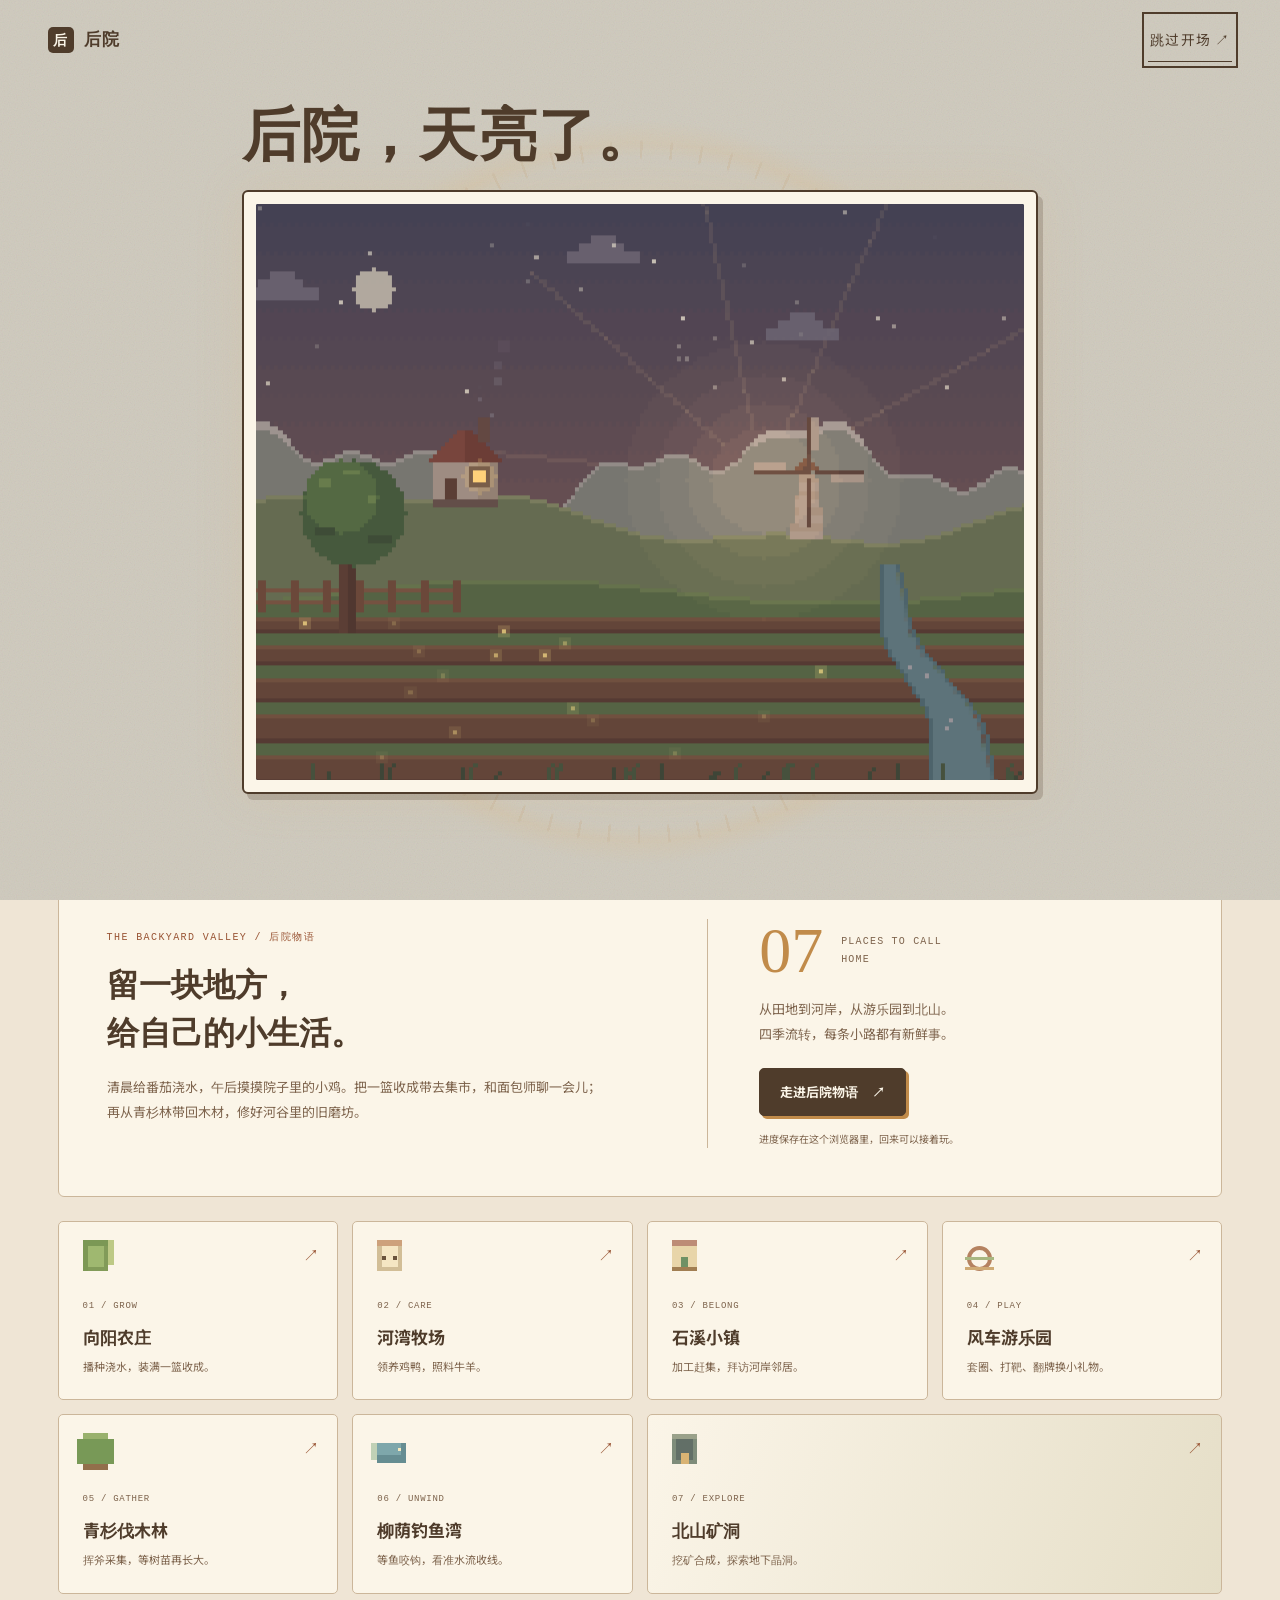
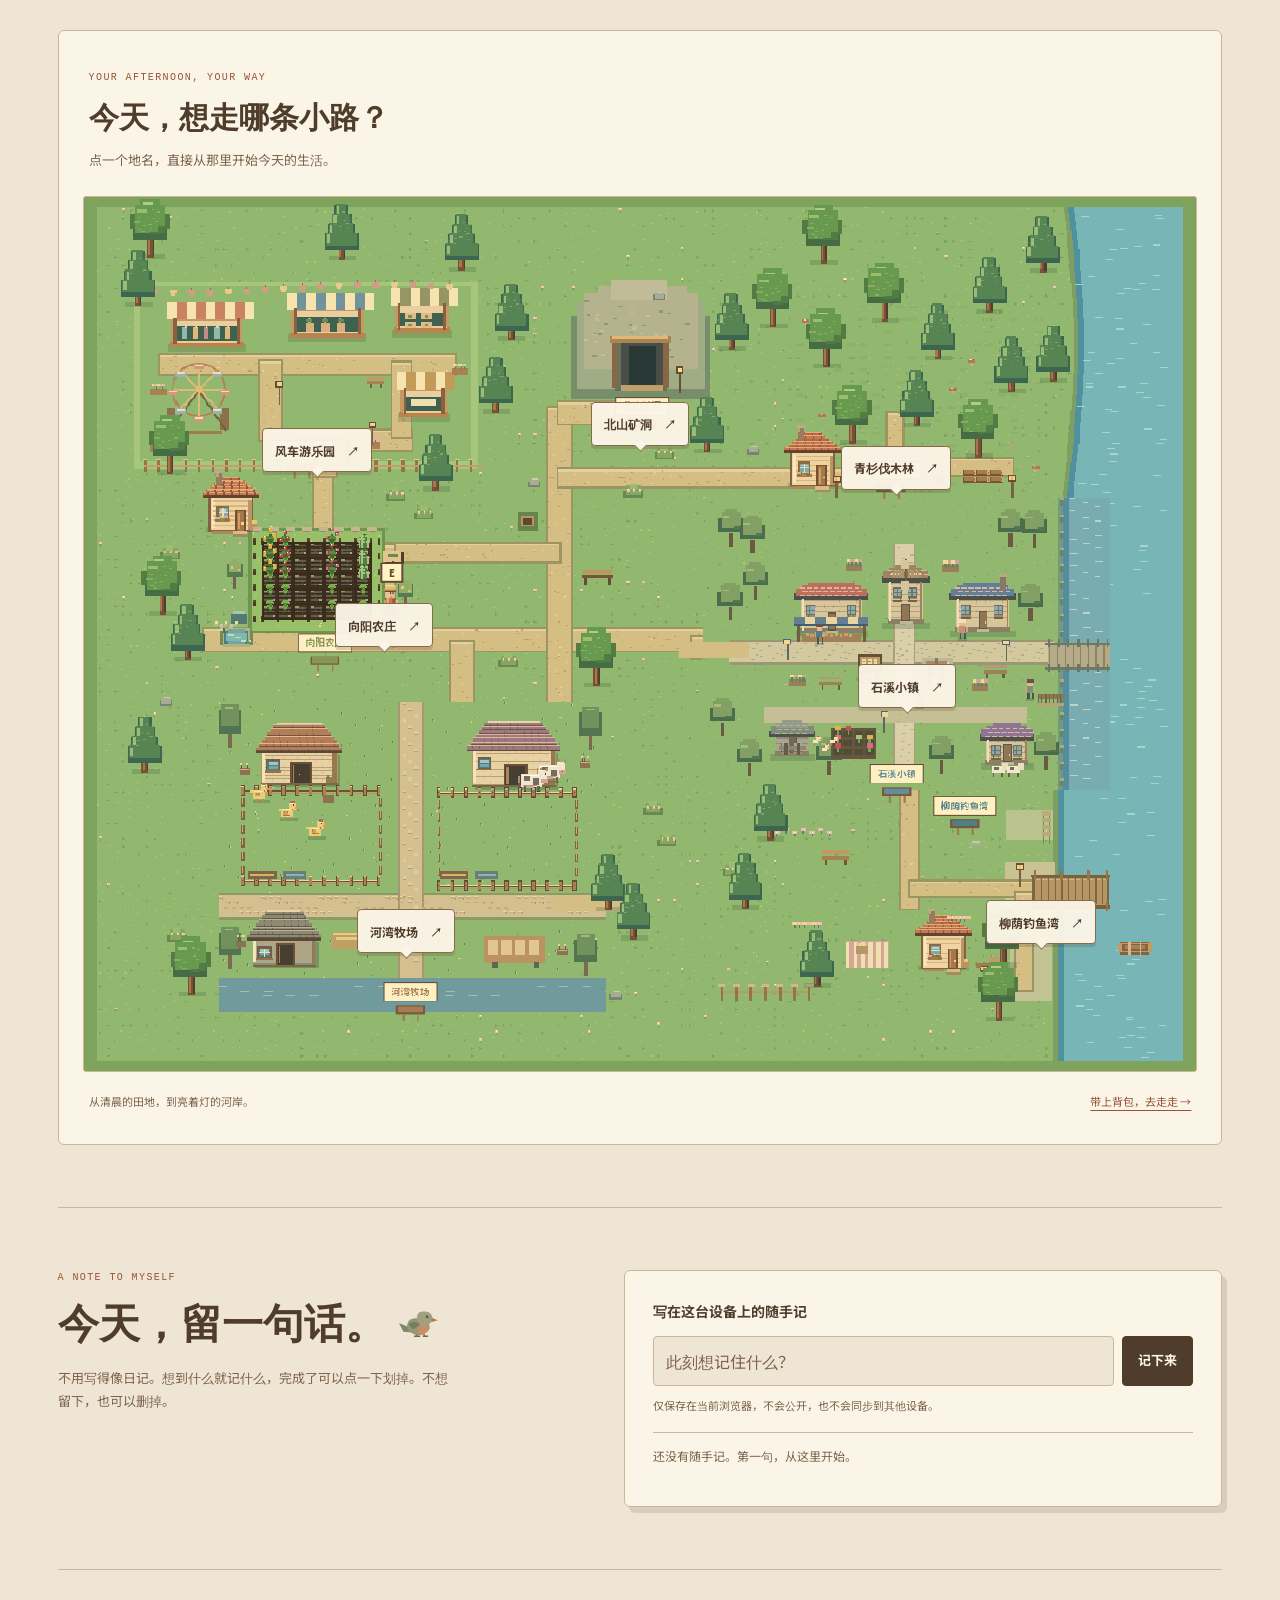
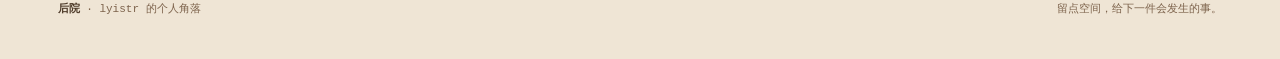
<file: index.html>
<!doctype html>
<html lang="zh-CN" data-theme="light">
<head>
<meta charset="utf-8"><meta name="viewport" content="width=device-width,initial-scale=1,viewport-fit=cover"><meta name="theme-color" content="#efe5d5">
<title>后院 · lyistr 的个人角落</title>
<meta name="description" content="后院：一个放作品、小游戏和随手记的个人角落。来坡下走走，也给今天留一句话。">
<link rel="stylesheet" href="assets/css/site.css">
<link rel="stylesheet" href="farm-font.css">
<link rel="stylesheet" href="assets/css/site-valley.css">
<link rel="stylesheet" href="assets/css/opening.css">
<link rel="stylesheet" href="assets/css/site-ambience.css?v=valley-life-1">
<link rel="icon" href="assets/favicon.svg" type="image/svg+xml">
</head>
<body>
<div class="site">
<header class="top">
  <a class="mark" href="#top" aria-label="后院，返回顶部"><span class="mark-icon" aria-hidden="true">后</span>后院</a>
  <nav class="nav" aria-label="站点导航"><a href="#work">河谷生活</a><a href="#notes">随手记</a><a href="world.html">去河谷 ↗</a></nav>
  <div class="top-tools"><button class="mode" id="themeBtn" type="button" aria-label="切换明暗主题">夜间模式</button><button class="mode replay-opening" id="replayOpening" type="button" hidden>重看开场 ↗</button></div>
</header>
<main id="top">
<section class="hero" aria-labelledby="hero-title">
  <span class="yard-insect yard-insect--butterfly" aria-hidden="true"><svg viewBox="0 0 32 32" xmlns="http://www.w3.org/2000/svg"><path class="wing-left" d="M15 14C8 3 2 4 4 12c-5 2-2 9 11 5Z" fill="#c18b4a" stroke="#654835" stroke-width="1.2"/><path class="wing-right" d="M17 14C24 3 30 4 28 12c5 2 2 9-11 5Z" fill="#e6b267" stroke="#654835" stroke-width="1.2"/><path d="M16 11v11m-1-10-3-4m5 4 3-4" stroke="#4f3c2b" stroke-width="2" stroke-linecap="round"/></svg></span>
  <div class="hero-heading"><div class="eyebrow">LYISTR / A NEW DAY IN THE VALLEY</div><h1 id="hero-title">把日子，种在<br><em>河谷里。</em></h1></div>
  <div class="hero-copy"><p class="lead">这里是 lyistr 的后院。种菜、照料小伙伴，或只是沿着小河走走，把今天过得慢一点。</p><p class="intro">一张地图，七种小日子。随时回来，接着生活。</p><div class="actions"><a class="btn btn-main" href="world.html">开启河谷生活 <span aria-hidden="true">↗</span></a><a class="btn btn-ghost" href="#work">沿着小路看看 ↓</a></div></div>
  <div class="hero-art">
    <figure class="postcard" aria-label="后院，天亮了：像素河谷的清晨"><div class="postcard-view"><img class="postcard-fallback" src="assets/world-preview.png" alt="农舍、田地与沿河而居的像素河谷" width="1280" height="1006"><canvas id="postcardScene" width="192" height="144" aria-hidden="true" hidden></canvas></div><span class="stamp" aria-hidden="true">A NEW DAY<br>↓ IN THE VALLEY</span></figure>
    <span class="yard-sprig" aria-hidden="true"><svg viewBox="0 0 52 76" xmlns="http://www.w3.org/2000/svg"><g class="sprig-leaves" fill="#889366" stroke="#67744d" stroke-width="1.2"><path d="M25 52Q27 32 23 8" fill="none"/><path d="M25 41Q8 40 10 28Q24 29 25 41ZM26 32Q39 33 43 19Q27 18 26 32ZM25 23Q12 21 15 10Q26 12 25 23ZM24 14Q34 12 32 3Q22 6 24 14Z"/></g><path d="M13 48h26l-4 23H17Z" fill="#bc8765" stroke="#815b42" stroke-width="1.5"/><path d="M11 47h30v6H11Z" fill="#d2aa7d" stroke="#815b42" stroke-width="1.5"/><path d="M19 56v11" stroke="#e4c399" stroke-width="2"/></svg></span>
    <p class="postcard-caption"><span>日出而作，沿河而居</span><span>THE BACKYARD VALLEY</span></p>
  </div>
</section>
<section class="section" id="work" aria-labelledby="work-title">
<div class="heading"><div><div class="label">ONE VALLEY, MANY LITTLE STORIES</div><h2 id="work-title">一个世界，慢慢过日子。</h2></div><p>小路连着七个地方，收获也跟着你回家。</p></div>
<article class="valley-feature">
  <div class="valley-copy"><span class="label">THE BACKYARD VALLEY / 后院物语</span><h3>留一块地方，<br>给自己的小生活。</h3><p>清晨给番茄浇水，午后摸摸院子里的小鸡。把一篮收成带去集市，和面包师聊一会儿；再从青杉林带回木材，修好河谷里的旧磨坊。</p></div>
  <div class="valley-invitation"><span class="valley-count" aria-hidden="true">07<span>PLACES TO CALL HOME</span></span><p>从田地到河岸，从游乐园到北山。<br>四季流转，每条小路都有新鲜事。</p><a class="btn btn-main" href="world.html">走进后院物语 <span aria-hidden="true">↗</span></a><span class="valley-save">进度保存在这个浏览器里，回来可以接着玩。</span></div>
</article>
<div class="valley-chapters"><a href="world.html?place=farm" data-place="farm"><i class="chapter-pixel pixel-farm" aria-hidden="true"></i><span>01 / GROW</span><h3>向阳农庄</h3><p>播种浇水，装满一篮收成。</p><b aria-hidden="true">↗</b></a><a href="world.html?place=ranch" data-place="ranch"><i class="chapter-pixel pixel-ranch" aria-hidden="true"></i><span>02 / CARE</span><h3>河湾牧场</h3><p>领养鸡鸭，照料牛羊。</p><b aria-hidden="true">↗</b></a><a href="world.html?place=town" data-place="town"><i class="chapter-pixel pixel-town" aria-hidden="true"></i><span>03 / BELONG</span><h3>石溪小镇</h3><p>加工赶集，拜访河岸邻居。</p><b aria-hidden="true">↗</b></a><a href="world.html?place=park" data-place="park"><i class="chapter-pixel pixel-park" aria-hidden="true"></i><span>04 / PLAY</span><h3>风车游乐园</h3><p>套圈、打靶、翻牌换小礼物。</p><b aria-hidden="true">↗</b></a><a href="world.html?place=forest" data-place="forest"><i class="chapter-pixel pixel-forest" aria-hidden="true"></i><span>05 / GATHER</span><h3>青杉伐木林</h3><p>挥斧采集，等树苗再长大。</p><b aria-hidden="true">↗</b></a><a href="world.html?place=fishing" data-place="fishing"><i class="chapter-pixel pixel-fishing" aria-hidden="true"></i><span>06 / UNWIND</span><h3>柳荫钓鱼湾</h3><p>等鱼咬钩，看准水流收线。</p><b aria-hidden="true">↗</b></a><a href="world.html?place=mine" data-place="mine"><i class="chapter-pixel pixel-mine" aria-hidden="true"></i><span>07 / EXPLORE</span><h3>北山矿洞</h3><p>挖矿合成，探索地下晶洞。</p><b aria-hidden="true">↗</b></a></div><article class="homepage-atlas"><div class="atlas-heading"><span class="label">YOUR AFTERNOON, YOUR WAY</span><h3>今天，想走哪条小路？</h3><p>点一个地名，直接从那里开始今天的生活。</p></div><div class="atlas-map"><img src="assets/world-preview.png" width="1280" height="1006" loading="lazy" alt="可选择七个区域的河谷全景地图"><a href="world.html?place=farm" class="atlas-pin" style="--x:27%;--y:49%">向阳农庄<span>↗</span></a><a href="world.html?place=ranch" class="atlas-pin" style="--x:29%;--y:84%">河湾牧场<span>↗</span></a><a href="world.html?place=town" class="atlas-pin" style="--x:74%;--y:56%">石溪小镇<span>↗</span></a><a href="world.html?place=park" class="atlas-pin" style="--x:21%;--y:29%">风车游乐园<span>↗</span></a><a href="world.html?place=forest" class="atlas-pin" style="--x:73%;--y:31%">青杉伐木林<span>↗</span></a><a href="world.html?place=fishing" class="atlas-pin" style="--x:86%;--y:83%">柳荫钓鱼湾<span>↗</span></a><a href="world.html?place=mine" class="atlas-pin" style="--x:50%;--y:26%">北山矿洞<span>↗</span></a></div><div class="atlas-caption"><span>从清晨的田地，到亮着灯的河岸。</span><a href="world.html">带上背包，去走走 →</a></div></article>
</section>
<section class="section notes" id="notes" aria-labelledby="notes-title"><div><div class="label">A NOTE TO MYSELF</div><h2 id="notes-title">今天，留一句话。<span class="yard-robin" aria-hidden="true"><svg viewBox="0 0 48 34" xmlns="http://www.w3.org/2000/svg"><path d="m24 27-1 5m7-6 2 6m-12 0h7m3 0h6" fill="none" stroke="#826345" stroke-width="1.5"/><path class="robin-tail" d="M17 23 3 17l5 10 14 1Z" fill="#7e896a"/><path d="M12 20Q13 10 26 12q12 1 12 11-10 14-24 3Z" fill="#969674"/><path d="M26 17q12-1 11 8-7 8-13 3Z" fill="#c68e63"/><path d="M14 19q6-7 13 0l-8 5Z" fill="#737f61"/><g class="robin-head"><path d="M24 15Q21 3 32 4q10 0 9 11l-9 7Z" fill="#a1a080"/><path d="m40 11 7 3-7 2Z" fill="#aa7b4b"/><circle cx="35" cy="10" r="1.4" fill="#493d2e"/><circle cx="35.5" cy="9.5" r=".45" fill="#f6e8c7"/></g></svg></span></h2><p>不用写得像日记。想到什么就记什么，完成了可以点一下划掉。不想留下，也可以删掉。</p></div><div class="note-card"><label for="capIn">写在这台设备上的随手记</label><form id="noteForm" class="note-form"><input id="capIn" name="note" maxlength="80" autocomplete="off" placeholder="此刻想记住什么？" aria-label="随手记内容"><button type="submit">记下来</button></form><p class="privacy">仅保存在当前浏览器，不会公开，也不会同步到其他设备。</p><ul class="note-list" id="capList" aria-live="polite"></ul></div></section>
</main><footer class="end"><span><b>后院</b> · lyistr 的个人角落</span><span>留点空间，给下一件会发生的事。</span></footer></div>
<section class="op" id="opening" role="dialog" aria-modal="true" aria-labelledby="opTitle"
         data-target=".postcard" data-page=".site" data-remember="session" aria-hidden="true" hidden>
  <div class="op-bg" aria-hidden="true"></div><div class="op-grain" aria-hidden="true"></div>
  <header class="op-bar"><span class="op-mark"><i>后</i>后院</span><button class="op-skip" type="button">跳过开场 ↗</button></header>
  <div class="op-stage"><div class="op-inner">
    <h2 class="op-title" id="opTitle" aria-label="后院，天亮了。"><span data-split aria-hidden="true">后院，天亮了。</span></h2>
    <div class="op-cardwrap">
      <div class="op-halo" aria-hidden="true"></div>
      <figure class="op-card">
        <div class="op-view"><img class="op-fallback" src="assets/world-preview.png" width="1280" height="1006" alt="" hidden><canvas class="op-canvas" width="192" height="144" aria-hidden="true"></canvas></div>
        <span class="op-stamp" aria-hidden="true">A NEW DAY<br>&darr; IN THE VALLEY</span>
      </figure>
    </div>
    <div class="op-foot"><p class="op-caption"><span>日出而作，沿河而居</span><span class="op-caption-divider" aria-hidden="true">/</span><span>THE BACKYARD VALLEY</span></p><button class="op-enter" type="button">进去看看 ↗</button></div>
  </div></div>
</section>
<script src="assets/js/site.js"></script>
<script src="assets/js/opening.js?v=valley-life-1"></script>
</body></html>
</file>
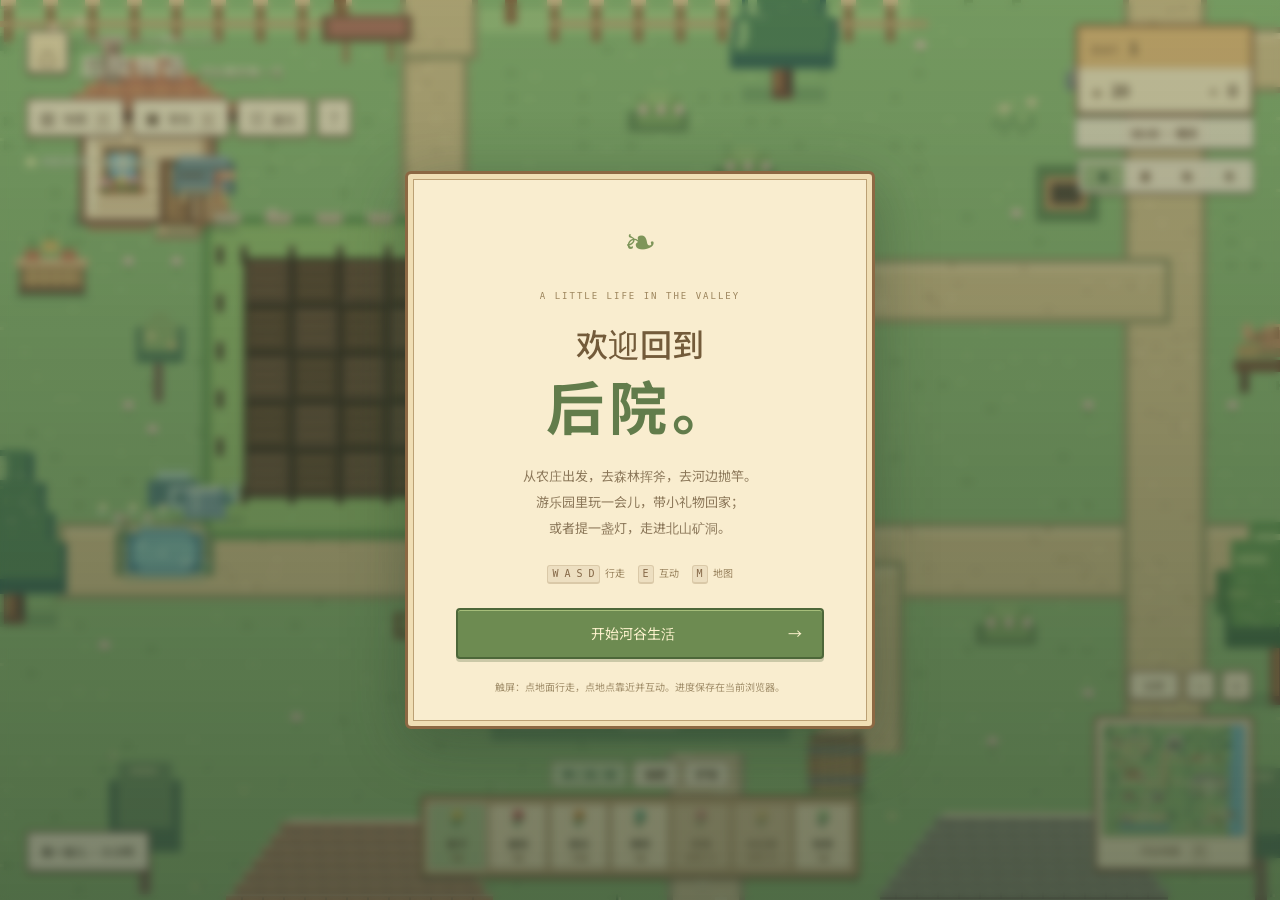
<file: farm.html>
<!doctype html>
<html lang="zh-CN"><head><meta charset="utf-8"><meta name="viewport" content="width=device-width,initial-scale=1"><title>前往后院物语</title><script>location.replace('world.html'+location.search+location.hash)</script></head><body><a href="world.html">进入后院物语大世界</a></body></html>
</file>
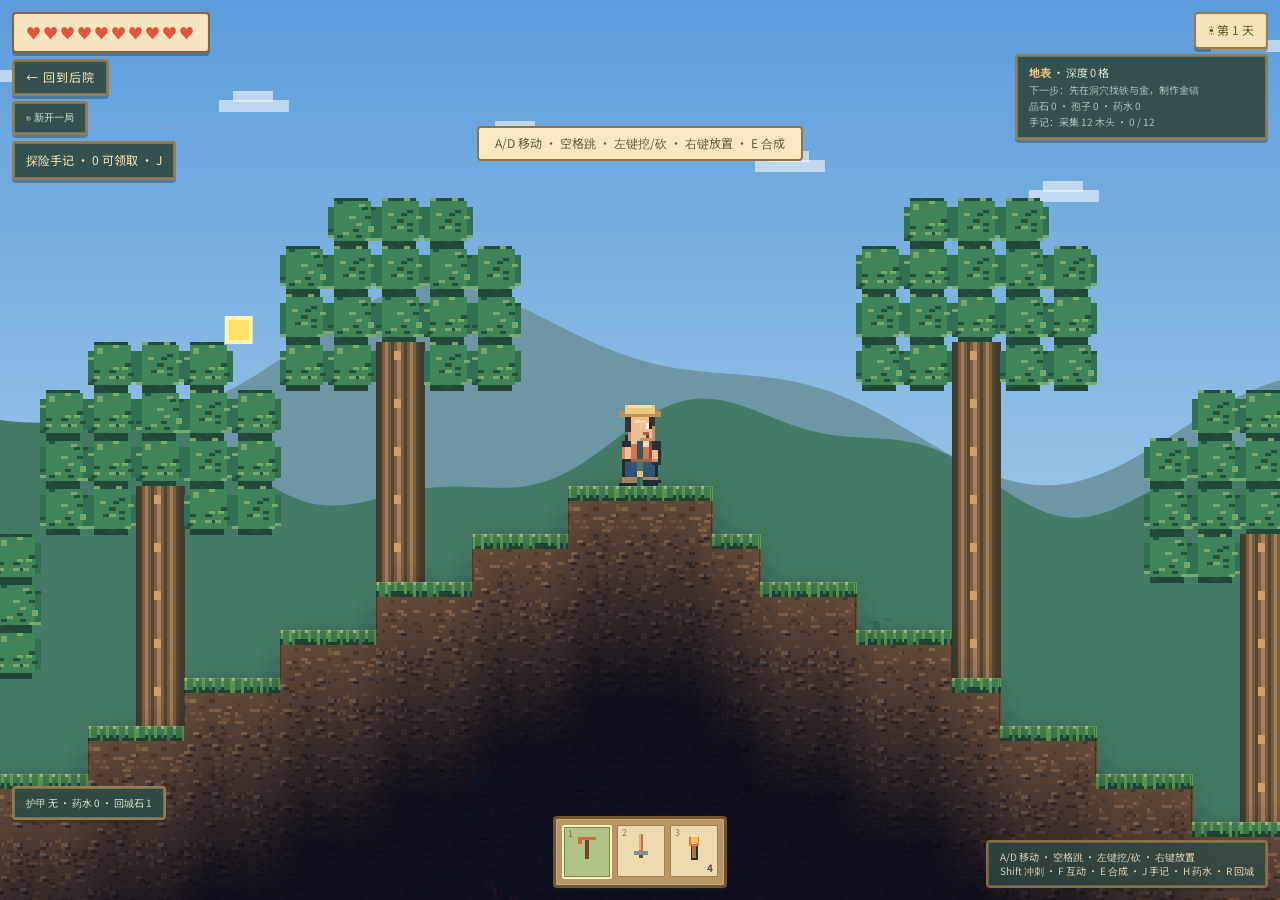
<file: game.html>
<!DOCTYPE html>
<html lang="zh-CN"><head><meta charset="utf-8"><meta name="viewport" content="width=device-width,initial-scale=1"><title>坡下小世界 · 后院</title>
<link rel="stylesheet" href="assets/css/adventure.css"><link rel="stylesheet" href="farm-font.css">
<link rel="stylesheet" href="assets/css/adventure-world.css">
<link rel="icon" href="assets/favicon.svg" type="image/svg+xml">
</head><body>
<canvas id="c"></canvas><div class="p" id="hp"></div><div class="p" id="tm"></div><div class="p" id="quest" aria-live="polite"></div><div class="p" id="boss">林间的巨型史莱姆<i id="bossFill"></i></div><a class="p" id="brand" href="world.html" target="_top">← 回到后院</a><button class="p" id="reset" type="button" title="删除这个浏览器里的游戏存档">↻ 新开一局</button><button class="p" id="journalBtn" type="button">探险手记 · J</button><div class="p" id="supplies"></div><section class="p" id="journal" aria-label="探险手记"></section><div class="p" id="help">A/D 移动 · 空格跳 · 左键挖/砍 · 右键放置<br>Shift 冲刺 · F 互动 · E 合成 · J 手记 · H 药水 · R 回城</div><div class="p" id="bar"></div><div class="p" id="cr"></div><div id="ts"></div><div id="touch" aria-label="触屏游戏操作"><div class="touch-group"><button class="touch-key" data-key="a" aria-label="向左移动">◀</button><button class="touch-key" data-key="d" aria-label="向右移动">▶</button><button class="touch-key" id="touchDash" aria-label="向前冲刺">»</button></div><div class="touch-group"><button class="touch-key" id="touchPlace" aria-label="切换放置方块模式" aria-pressed="false">▦</button><button class="touch-key" id="touchInteract" aria-label="与宝箱或营火互动">F</button><button class="touch-key" id="touchReturn" aria-label="使用回城石">⌂</button><button class="touch-key" id="touchCraft" aria-label="打开合成">⚒</button><button class="touch-key" id="touchHeal" aria-label="使用治疗药水">♥</button><button class="touch-key" data-key=" " aria-label="跳跃">↑</button></div></div>
<script src="assets/js/storage.js"></script>
<script src="assets/js/adventure.js"></script></body></html>
</file>
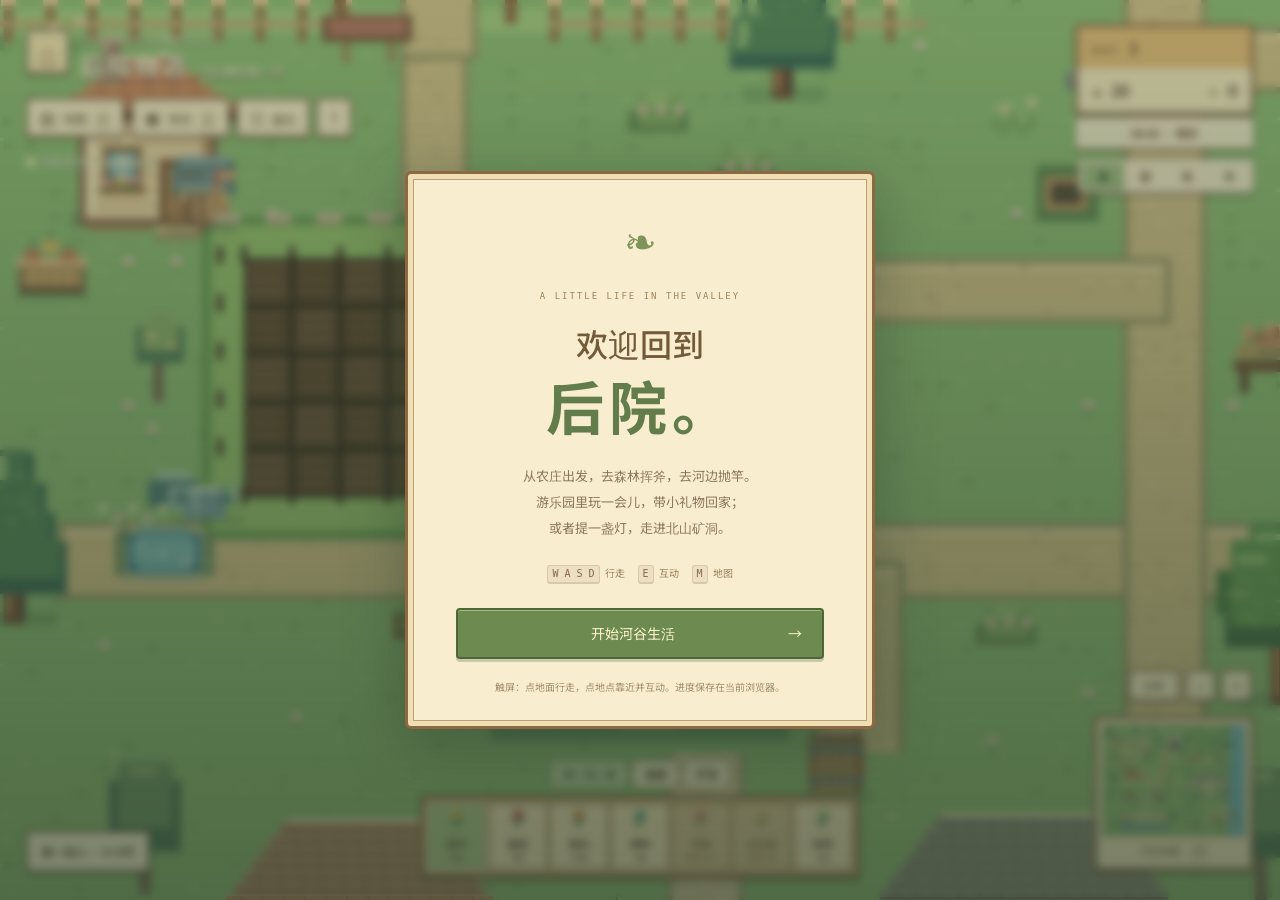
<file: world.html>
<!DOCTYPE html>
<html lang="zh">
<head>
<meta charset="utf-8">
<meta name="viewport" content="width=device-width,initial-scale=1">
<title>后院物语 · 河谷里的每一天</title>
<link rel="stylesheet" href="assets/css/farm.css?v=world-flow-1">
<link rel="stylesheet" href="assets/css/town.css?v=world-flow-1">
<link rel="stylesheet" href="assets/css/ranch.css?v=world-flow-1">
<link rel="stylesheet" href="farm-font.css?v=detail-1">
<link rel="stylesheet" href="assets/css/typography.css?v=world-flow-1">
<link rel="preload" href="farm-ui.woff2?v=detail-1" as="font" type="font/woff2" crossorigin>
<link rel="stylesheet" href="assets/css/world.css?v=world-flow-1">
<link rel="stylesheet" href="assets/css/activities.css?v=world-flow-1">
<link rel="icon" href="assets/favicon.svg" type="image/svg+xml">
<meta name="theme-color" content="#765033">
<meta name="description" content="种植、养殖、邻里与矿洞探索，生活在同一片像素河谷。">
</head>
<body class="world" data-world-state="loading" aria-busy="true">
<section id="worldBoot" aria-label="进入河谷"><div class="boot-sprout" aria-hidden="true">❧</div><small>THE BACKYARD VALLEY</small><h1>后院物语</h1><p id="worldBootMessage" role="status">正在铺好河谷的小路…</p><button id="worldRetry" type="button" hidden>重新进入</button><a href="index.html#work">回到主页</a><noscript><p>请启用 JavaScript，再进入河谷。</p></noscript></section>
<canvas id="cv" aria-label="后院河谷大世界：用方向键或 WASD 行走，E 互动，M 地图"></canvas>
<div class="panel" id="hud"><span>DAY <b id="d">1</b></span><span>◈ <b id="c">20</b></span><span>✦ <b id="h">0</b></span></div>
<div class="panel" id="season" role="group" aria-label="画面季节（仅改变外观）"><span class="label">季节 / SEASON</span><button type="button" data-season="spring" aria-pressed="true">春</button><button type="button" data-season="summer" aria-pressed="false">夏</button><button type="button" data-season="autumn" aria-pressed="false">秋</button><button type="button" data-season="winter" aria-pressed="false">冬</button></div>
<div class="panel" id="bar"></div>
<div class="panel" id="tools" role="group" aria-label="田间工具"><button type="button" data-tool="care" aria-pressed="true">种 / 浇 / 收</button><button type="button" data-tool="fertilize" aria-pressed="false">施肥</button><button type="button" data-tool="clear" aria-pressed="false">铲除</button></div><section class="panel" id="ledger" aria-label="仓库与工坊"></section>
<div id="toast"></div>
<div class="panel" id="day"></div>
<button class="panel" id="skip" type="button">⏩ 快进 8 小时</button>
<script src="assets/js/world-boot.js?v=world-flow-1"></script>
<script defer src="assets/js/storage.js?v=world-flow-1"></script>
<script defer src="assets/js/farm.js?v=world-flow-1"></script>
<script defer src="assets/js/town.js?v=world-flow-1"></script>
<script defer src="assets/js/ranch.js?v=world-flow-1"></script>
<script defer src="assets/js/world-data.js?v=world-flow-1"></script>
<script defer src="assets/js/activity-rules.js?v=world-flow-1"></script>
<script defer src="assets/js/activities.js?v=valley-life-1"></script>
<script defer src="assets/js/world-art.js?v=valley-life-1"></script>
<script defer src="assets/js/world-ambience.js?v=valley-life-1"></script>
<script defer src="assets/js/world.js?v=valley-life-1"></script>
</body>
</html>
</file>
<file: assets/css/site.css>
/* 暖纸张主页，与日出明信片共用字体、墨色与留白。 */
:root {
  --paper: #efe5d5;
  --sheet: #fbf5e8;
  --ink: #4f3c2b;
  --muted: #7d634c;
  --line: #cbb69a;
  --accent: #985333;
  --amber: #c18b4a;
  --sun: #b4573a;
  --soft: #e8dbc7;
  --mint: #e5dec7;
  --shadow: 5px 6px 0 #4f3c2b22;
  --serif: "Noto Serif CJK SC", "Source Han Serif SC", "Songti SC", serif;
  --sans: "Backyard Sans", "PingFang SC", "Hiragino Sans GB", "Microsoft YaHei", sans-serif;
  --mono: ui-monospace, "SF Mono", Menlo, Consolas, monospace;
}
[data-theme="dark"] {
  --paper: #28231f;
  --sheet: #332c25;
  --ink: #f0e1c8;
  --muted: #c8af91;
  --line: #65523f;
  --accent: #e6b267;
  --amber: #9c7147;
  --sun: #e4aa7b;
  --soft: #40362b;
  --mint: #454534;
  --shadow: 5px 6px 0 #00000033;
  color-scheme: dark;
}
* { box-sizing: border-box; }
html { scroll-behavior: smooth; scroll-padding-top: 24px; }
body { margin: 0; color: var(--ink); background: var(--paper); font: 16px/1.75 var(--sans); }
body::before {
  content: ""; position: fixed; inset: 0; z-index: -1; pointer-events: none; opacity: .045;
  background-image: url("data:image/svg+xml;utf8,<svg xmlns='http://www.w3.org/2000/svg' width='160' height='160'><filter id='n'><feTurbulence type='fractalNoise' baseFrequency='.85' numOctaves='2' stitchTiles='stitch'/></filter><rect width='100%' height='100%' filter='url(%23n)'/></svg>");
}
button, input, a { font: inherit; }
button { cursor: pointer; }
a { color: inherit; }
[hidden] { display: none !important; }
a:focus-visible, button:focus-visible, input:focus-visible { outline: 2px solid var(--sun); outline-offset: 5px; }
::selection { background: var(--soft); color: var(--ink); }
h1, h2, h3, p { margin: 0; }
.site { max-width: 1360px; margin: auto; padding: 0 max(clamp(20px, 4.5vw, 64px), env(safe-area-inset-right, 0px)) 0 max(clamp(20px, 4.5vw, 64px), env(safe-area-inset-left, 0px)); }
.top { display: flex; align-items: center; gap: 32px; min-height: 88px; border-bottom: 1px solid var(--line); }
.mark { display: inline-flex; align-items: center; gap: 10px; white-space: nowrap; text-decoration: none; font: 700 21px/1 var(--serif); letter-spacing: .08em; }
.mark-icon { display: grid; place-items: center; width: 29px; height: 29px; border-radius: 5px; color: var(--sheet); background: var(--ink); font-size: 17px; }
.nav { display: flex; align-items: center; gap: 28px; margin-left: auto; }
.nav a { display: inline-flex; align-items: center; min-height: 44px; text-decoration: none; font-size: 13px; color: var(--muted); }
.nav a:hover { color: var(--accent); }
.top-tools { display: flex; align-items: center; gap: 16px; }
.mode { min-height: 44px; padding: 6px 0; border: 0; border-radius: 0; background: none; color: var(--muted); white-space: nowrap; font-size: 12px; }
.mode:hover { color: var(--accent); }
.replay-opening { text-decoration: underline; text-underline-offset: 5px; text-decoration-color: var(--line); }
.hero { position: relative; display: grid; grid-template-columns: 1fr 1fr; grid-template-rows: auto auto; gap: 0 clamp(36px, 5vw, 78px); align-content: center; padding: clamp(56px, 6.2vw, 88px) 0 72px; }
.hero-heading { grid-column: 1; grid-row: 1; align-self: end; }
.eyebrow, .label { color: var(--accent); font: 500 10px/1.6 var(--mono); letter-spacing: .14em; }
.eyebrow { display: flex; gap: 10px; align-items: center; }
.eyebrow::before { content: ""; width: 7px; height: 7px; border-radius: 50%; background: var(--amber); flex-shrink: 0; }
h1 { margin: 20px 0 22px; font: 700 clamp(46px, 5.1vw, 70px)/1.2 var(--serif); letter-spacing: -.035em; }
h1 em { font-style: normal; color: var(--accent); }
.hero-copy { grid-column: 1; grid-row: 2; align-self: start; }
.lead { max-width: 30em; font-size: clamp(15px, 1.2vw, 17px); line-height: 1.9; }
.intro { margin-top: 12px; font-size: 13px; color: var(--muted); }
.actions { display: flex; flex-wrap: wrap; gap: 12px; margin-top: 28px; }
.btn { display: inline-flex; align-items: center; justify-content: center; gap: 14px; min-height: 48px; padding: 11px 20px; border: 1px solid var(--ink); border-radius: 5px; text-decoration: none; font-size: 13px; font-weight: 700; transition: transform .2s, box-shadow .2s; }
.btn-main { background: var(--ink); color: var(--sheet); box-shadow: 3px 3px 0 var(--amber); }
.btn-main:hover { transform: translate(-1px, -1px); box-shadow: 4px 4px 0 var(--amber); }
.btn-ghost { color: var(--ink); background: transparent; border-color: var(--line); }
.btn-ghost:hover { background: var(--sheet); }
.hero-art { grid-column: 2; grid-row: 1 / span 2; align-self: center; min-width: 0; padding-top: 8px; }
.postcard { position: relative; margin: 0; padding: 12px; border: 2px solid var(--ink); border-radius: 6px; background: var(--sheet); box-shadow: var(--shadow); }
.postcard-view { overflow: hidden; aspect-ratio: 4 / 3; line-height: 0; border-radius: 2px; background: #a9d3d8; }
.postcard canvas, .postcard img { display: block; width: 100%; height: auto; aspect-ratio: 4 / 3; object-fit: cover; image-rendering: pixelated; }
.postcard canvas { transform: scale(1.1); transform-origin: 50% 62%; }
.stamp { position: absolute; top: -18px; right: -12px; z-index: 3; padding: 7px 10px; border: 2px dashed #b4573a; color: #b4573a; background: #fbf5e8; transform: rotate(-7deg); font: 700 10px/1.35 var(--mono); letter-spacing: .14em; }
.postcard-caption { display: flex; justify-content: space-between; gap: 10px; margin-top: 16px; color: var(--muted); font: 10px/1.6 var(--mono); letter-spacing: .07em; }
.postcard::after { content: ""; position: absolute; inset: 12px; pointer-events: none; opacity: 0; border-radius: 2px; background: radial-gradient(circle 110px at var(--glow-x,50%) var(--glow-y,50%), #fff5bf44, transparent 82%); transition: opacity .3s; }
.postcard:hover::after { opacity: 1; }
.section { padding: 62px 0; border-top: 1px solid var(--line); scroll-margin-top: 24px; }
.heading { display: flex; justify-content: space-between; align-items: end; gap: 28px; margin-bottom: 30px; }
.heading h2 { margin-top: 10px; font: 700 clamp(28px, 3vw, 39px)/1.35 var(--serif); letter-spacing: -.025em; }
.heading p { max-width: 24em; color: var(--muted); font-size: 13px; }
.notes { display: grid; grid-template-columns: .9fr 1.1fr; gap: clamp(32px, 6vw, 88px); align-items: start; }
.notes h2 { margin: 12px 0 16px; font: 700 clamp(29px, 3.2vw, 42px)/1.3 var(--serif); }
.notes p { max-width: 30em; font-size: 13px; color: var(--muted); }
.note-card { background: var(--sheet); border: 1px solid var(--line); border-radius: 6px; padding: 28px; box-shadow: var(--shadow); }
.note-card label { display: block; margin-bottom: 12px; font-size: 14px; font-weight: 700; }
.note-form { display: flex; gap: 8px; }
.note-form input { min-width: 0; flex: 1; min-height: 46px; padding: 10px 12px; border: 1px solid var(--line); border-radius: 4px; background: var(--paper); color: var(--ink); font-size: 16px; }
.note-form input::placeholder { color: var(--muted); }
.note-form button { min-height: 46px; padding: 10px 15px; border: 1px solid var(--ink); border-radius: 4px; background: var(--ink); color: var(--sheet); white-space: nowrap; font-size: 13px; font-weight: 700; }
.privacy { margin-top: 10px; font-size: 11px !important; line-height: 1.7; }
.note-list { list-style: none; margin: 18px 0 0; padding: 0; }
.note-list li { display: flex; align-items: start; gap: 12px; padding: 12px 0; border-top: 1px solid var(--line); font-size: 13px; }
.note-list .text { flex: 1; min-height: 32px; padding: 3px 0; text-align: left; word-break: break-word; white-space: pre-wrap; background: none; border: 0; color: var(--ink); }
.note-list .done { text-decoration: line-through; color: var(--muted); }
.note-list .time { padding-top: 8px; color: var(--muted); font: 10px/1.4 var(--mono); white-space: nowrap; }
.note-list .delete { flex-shrink: 0; min-width: 32px; min-height: 32px; padding: 0; border: 0; background: none; color: var(--muted); font-size: 20px; }
.note-list .delete:hover { color: var(--sun); }
.empty { color: var(--muted); font-size: 12px !important; }
.end { display: flex; justify-content: space-between; gap: 20px; padding: 30px 0 40px; border-top: 1px solid var(--line); color: var(--muted); font: 11px/1.7 var(--mono); }
.end b { color: var(--ink); }
.yard-insect { position: absolute; pointer-events: none; opacity: 0; }
.yard-insect svg { display: block; width: 100%; height: 100%; overflow: visible; }
.yard-insect--butterfly { top: 12%; left: 47%; width: 28px; height: 28px; animation: butterfly-visit 24s 5s linear infinite; }
.wing-left, .wing-right { transform-origin: 50% 50%; animation: wing .38s ease-in-out infinite alternate; }
@keyframes wing { to { transform: scaleX(.38); } }
@keyframes butterfly-visit {
  0%, 8%, 47%, 100% { opacity: 0; }
  12%, 42% { opacity: .86; }
  12% { transform: translate(0, 5px) rotate(-12deg); }
  25% { transform: translate(4vw, -17px) rotate(10deg); }
  42%, 47% { transform: translate(9vw, -22px) rotate(16deg); }
}
@media (max-width: 1000px) {
  .top { gap: 20px; }
  .nav { gap: 18px; }
  .top-tools { gap: 12px; }
  .hero { gap: 0 30px; }
  h1 { font-size: 52px; }
  .postcard-caption { flex-wrap: wrap; gap: 2px; }
}
@media (max-width: 800px) {
  .top { display: grid; grid-template-columns: 1fr auto; gap: 8px 16px; padding: calc(17px + env(safe-area-inset-top, 0px)) 0 8px; }
  .mark { grid-column: 1; grid-row: 1; justify-self: start; }
  .top-tools { grid-column: 2; grid-row: 1; }
  .nav { grid-column: 1 / -1; grid-row: 2; justify-content: space-between; margin: 0; }
  .hero { grid-template-columns: 1fr; gap: 24px; padding: 34px 0 44px; }
  .hero-heading { grid-column: 1; grid-row: 1; }
  h1 { margin: 15px 0 0; font-size: clamp(38px, 6.5vw, 52px); }
  .hero-art { grid-column: 1; grid-row: 2; width: 100%; max-width: 580px; justify-self: center; padding-top: 8px; }
  .hero-copy { grid-column: 1; grid-row: 3; }
  .lead { max-width: 36em; }
  .postcard-caption { flex-wrap: nowrap; font-size: 9px; margin-top: 13px; }
  .actions { margin-top: 22px; }
  .yard-insect--butterfly { left: auto; right: 20px; top: 9%; }
  .notes { gap: 28px; }
}
@media (max-width: 600px) {
  .site { padding-right: max(20px, env(safe-area-inset-right)); padding-left: max(20px, env(safe-area-inset-left)); }
  .top { gap: 4px 12px; }
  .mark { font-size: 18px; }
  .mark-icon { width: 26px; height: 26px; font-size: 16px; }
  .top-tools { gap: 12px; }
  .mode { font-size: 11px; }
  .nav a { font-size: 12px; }
  .hero { gap: 22px; padding-top: 28px; }
  .eyebrow { font-size: 8px; letter-spacing: .09em; }
  h1 { font-size: clamp(36px, 10vw, 46px); }
  .postcard { padding: 10px; }
  .stamp { top: -15px; right: -6px; font-size: 9px; }
  .postcard-caption { font-size: 8px; letter-spacing: .035em; }
  .lead { font-size: 15px; line-height: 1.85; }
  .intro { font-size: 12px; }
  .actions { gap: 10px; }
  .btn { padding: 10px 15px; font-size: 12px; }
  .section { padding: 42px 0; }
  .heading { display: block; margin-bottom: 24px; }
  .heading p { margin-top: 12px; }
  .label { font-size: 9px; letter-spacing: .1em; }
  .notes { grid-template-columns: 1fr; }
  .note-card { padding: 20px; }
  .note-list .delete { min-width: 44px; min-height: 44px; }
  .note-list .text { min-height: 44px; }
  .end { flex-direction: column; gap: 8px; padding-bottom: calc(28px + env(safe-area-inset-bottom)); }
}
@media (max-width: 360px) {
  .site { padding-right: max(16px, env(safe-area-inset-right)); padding-left: max(16px, env(safe-area-inset-left)); }
  .top-tools { gap: 8px; }
  .mode { font-size: 10px; }
  .actions .btn { padding: 10px 12px; gap: 8px; }
  .note-form { flex-wrap: wrap; }
  .note-form input { flex-basis: 100%; }
  .note-form button { width: 100%; }
  .postcard-caption { flex-wrap: wrap; }
}
@media (prefers-reduced-motion: reduce) {
  html { scroll-behavior: auto; }
  *, *::before, *::after { animation: none !important; transition: none !important; }
  .yard-insect, .postcard::after { display: none; }
}
</file>
<file: farm-font.css>
/* Noto Sans SC, SIL OFL 1.1; self-hosted source character subsets. */
@font-face {
  font-family: 'Backyard Sans';
  font-style: normal;
  font-weight: 400 700;
  font-display: swap;
  src: url(farm-ui.woff2?v=detail-1) format('woff2');
  unicode-range: U+20-7e, U+b7, U+d7, U+2013-2014, U+2019;
}

@font-face {
  font-family: 'Backyard Sans';
  font-style: normal;
  font-weight: 400 700;
  font-display: swap;
  src: url(farm-ui-1.woff2?v=detail-1) format('woff2');
  unicode-range: U+201c-201d, U+2190, U+2192, U+23e9, U+25c8, U+2661, U+2665, U+2726, U+273f, U+3001-3002, U+300c-300d, U+4e00-4e01, U+4e09-4e0b, U+4e0d-4e0e, U+4e14, U+4e1b-4e1c, U+4e22, U+4e24, U+4e2a, U+4e2d, U+4e3a, U+4e45, U+4e4b, U+4e5f, U+4e70, U+4e86, U+4e8c, U+4e8e, U+4e91-4e92, U+4e95, U+4ea1, U+4ea4, U+4ea7, U+4eae, U+4eb2, U+4eba, U+4ec5, U+4eca, U+4ecd-4ece, U+4ed3, U+4ed8, U+4ee3, U+4ee5, U+4ef6-4ef7, U+4efd, U+4f18-4f1a, U+4f34, U+4f4d-4f4f, U+4f59, U+4f5c, U+4f60, U+4f7f, U+4f8b, U+4f9d, U+4fa7, U+4fbf, U+4fdd, U+4fee, U+500d, U+501f, U+504f, U+505a, U+505c, U+50a8, U+50cf, U+513f, U+5148-5149, U+5165, U+5168, U+516b, U+5171, U+5173, U+5177, U+517b, U+518d, U+519c, U+51ac, U+51cf, U+51ed, U+51fa-51fb, U+5206-5207, U+5217;
}

@font-face {
  font-family: 'Backyard Sans';
  font-style: normal;
  font-weight: 400 700;
  font-display: swap;
  src: url(farm-ui-2.woff2?v=detail-1) format('woff2');
  unicode-range: U+521b, U+521d, U+522b, U+5230, U+5236-5237, U+524d, U+5269-526a, U+52a0, U+52a8, U+52b1, U+52bf, U+5305, U+5320, U+533a, U+5341, U+5347, U+5355, U+5357, U+5361, U+539f, U+53a8, U+53bb, U+53c8, U+53cb-53cd, U+53d1, U+53d4, U+53d6, U+53d8, U+53e3, U+53e6, U+53ea-53eb, U+53ef-53f0, U+53f6, U+5403-5404, U+540c-540e, U+5411, U+5427, U+542f, U+5468, U+548c, U+54c1, U+54cd, U+552e, U+5566, U+5582, U+5584, U+559c-559d, U+55b7, U+5668, U+56db, U+56de, U+56e0, U+56e2, U+56ed, U+56f1, U+56f4, U+56fe, U+5703, U+5708, U+571f, U+5728, U+5730, U+573a, U+574a, U+5750, U+5761, U+57c2, U+57df, U+57fa, U+5806, U+5858, U+5899, U+589e, U+58e4, U+58f0, U+58f6, U+5904, U+5907, U+590d, U+590f, U+5916, U+591a, U+591c, U+5927, U+5929, U+5931, U+5934, U+5956, U+5976, U+597d;
}

@font-face {
  font-family: 'Backyard Sans';
  font-style: normal;
  font-weight: 400 700;
  font-display: swap;
  src: url(farm-ui-3.woff2?v=detail-1) format('woff2');
  unicode-range: U+59cb, U+59d4, U+5b50, U+5b57-5b58, U+5b63, U+5b83, U+5b89, U+5b8c, U+5b9a, U+5b9c, U+5b9e, U+5ba2, U+5bb0, U+5bb6, U+5bb9, U+5bbd, U+5bc6, U+5bf9, U+5c06, U+5c0f, U+5c11, U+5c31, U+5c3d, U+5c40, U+5c42, U+5c45, U+5c4b, U+5c4f, U+5c55, U+5c60, U+5cb8, U+5de5, U+5df2, U+5e01-5e02, U+5e08, U+5e26, U+5e38, U+5e55, U+5e72-5e73, U+5e76, U+5e7c, U+5e7f, U+5e93-5e94, U+5ea6-5ea7, U+5efa, U+5f00, U+5f0f, U+5f20, U+5f31, U+5f62, U+5f71, U+5f84-5f85, U+5f88, U+5f97, U+5fae, U+5fc3, U+5feb, U+6001, U+6025, U+6027, U+60c5, U+60e9, U+611f, U+6162, U+620f-6211, U+6216, U+622a, U+623f-6240, U+624b, U+6253, U+6258, U+6263, U+6269, U+627e, U+628a, U+629b, U+62a5, U+62cc, U+62d6, U+62db, U+62e5, U+62e9, U+6301, U+6309, U+6324, U+6361-6362, U+636e, U+638c, U+6392, U+63a5;
}

@font-face {
  font-family: 'Backyard Sans';
  font-style: normal;
  font-weight: 400 700;
  font-display: swap;
  src: url(farm-ui-4.woff2?v=detail-1) format('woff2');
  unicode-range: U+63d0, U+644a, U+6478, U+64ad, U+64cd, U+6512, U+6536, U+6539, U+653e, U+6548, U+6559, U+655e, U+6570, U+6587, U+6591, U+6599, U+65b0, U+65b9, U+65bd, U+65e0, U+65e5, U+65e7, U+65e9, U+65f6, U+660e, U+6613, U+661f, U+6625, U+662f, U+6652, U+665a, U+6668, U+666e-666f, U+6674, U+6682, U+66f4, U+66ff-6700, U+6709, U+670b, U+670d, U+671b, U+671f, U+6728, U+672a, U+672c, U+672f, U+6735, U+673a, U+6750-6751, U+6761, U+6765, U+677f, U+6797, U+679a, U+679c, U+67af, U+67b6, U+67dc, U+67e5, U+6807, U+680f, U+6811, U+6817, U+682a, U+6837, U+683c, U+6842, U+6846, U+6848, U+6863, U+6865, U+6869, U+6876, U+68af, U+68c0, U+68c9, U+68cb, U+68da, U+6905, U+690d, U+69fd, U+6a21, U+6a90, U+6b21-6b22, U+6b3e, U+6b62-6b63, U+6b7b, U+6b96, U+6bb5, U+6bcd, U+6bcf, U+6bd4, U+6bdb, U+6c11, U+6c34;
}

@font-face {
  font-family: 'Backyard Sans';
  font-style: normal;
  font-weight: 400 700;
  font-display: swap;
  src: url(farm-ui-5.woff2?v=detail-1) format('woff2');
  unicode-range: U+6c38, U+6c42, U+6c60-6c61, U+6c64, U+6c9f, U+6ca1, U+6cb3, U+6cb9, U+6cbf, U+6cd5, U+6ce2, U+6d41, U+6d47, U+6d4f, U+6d53, U+6d88, U+6dfb, U+6e05, U+6e14, U+6e34, U+6e38, U+6e7e-6e7f, U+6e90, U+6eaa, U+6eda, U+6ee1, U+6ee4, U+6ef4, U+6f02, U+6f6e, U+704c, U+706f, U+7075, U+7089, U+70b9, U+70c1, U+70d8, U+70df, U+70e4, U+70ed, U+7136, U+7167, U+716e, U+719f, U+71ac, U+7247, U+724c, U+725b, U+7267, U+7269, U+72ec, U+7387, U+73a9, U+73b0, U+7403, U+7406, U+74dc, U+74e6, U+751c, U+751f, U+7528, U+7530, U+753b, U+7554, U+7559, U+756a, U+75be, U+75c5, U+7684, U+76ca, U+76d6, U+76d8, U+76f4, U+7701, U+771f, U+7740, U+77f3, U+7801, U+7814, U+7840, U+78b0, U+78e8, U+793c, U+79bb, U+79cb, U+79cd, U+79ef, U+79fb, U+7a33, U+7a7a, U+7a97, U+7a9d, U+7acb, U+7aef, U+7aff, U+7b2c, U+7b49, U+7ba1;
}

@font-face {
  font-family: 'Backyard Sans';
  font-style: normal;
  font-weight: 400 700;
  font-display: swap;
  src: url(farm-ui-6.woff2?v=detail-1) format('woff2');
  unicode-range: U+7bb1, U+7bee, U+7c73, U+7c89, U+7c92, U+7cae, U+7cbe, U+7cca, U+7cd6, U+7d20, U+7d2f, U+7e41, U+7ea7, U+7eb8, U+7eba, U+7ebf, U+7ec6, U+7ecf, U+7ed1-7ed2, U+7ed8-7ed9, U+7ee7, U+7eed, U+7ef5, U+7eff, U+7f13, U+7f18, U+7f1d, U+7f29, U+7f3a, U+7f51, U+7f5a, U+7f6e, U+7f8a, U+7f8e, U+8005, U+800c, U+8015, U+8017, U+804a, U+80a5, U+80c6, U+80cc, U+80fd, U+810f, U+81ea, U+81f3, U+820d, U+8212, U+8272, U+8282, U+82a6, U+82b1, U+82bd, U+82c7, U+82d4, U+82d7, U+82e5, U+8303-8304, U+830e, U+8336, U+8349, U+8363, U+836b, U+8377, U+8393, U+83b7, U+83dc, U+8425, U+843d, U+8475, U+84c4, U+84dd, U+8584, U+86cb, U+8702, U+871c, U+884c, U+8857, U+8865, U+88c5, U+897f, U+8981, U+89c1-89c2, U+89c6, U+89c8-89c9, U+89d2, U+89e3, U+89e6, U+8ba1-8ba2, U+8ba4, U+8ba9, U+8bb0, U+8bbe, U+8bc6;
}

@font-face {
  font-family: 'Backyard Sans';
  font-style: normal;
  font-weight: 400 700;
  font-display: swap;
  src: url(farm-ui-7.woff2?v=detail-1) format('woff2');
  unicode-range: U+8be5, U+8bf7, U+8c03, U+8c22, U+8c37, U+8c46, U+8d26-8d28, U+8d2a, U+8d2d, U+8d39, U+8d44, U+8d56, U+8d5a, U+8d60, U+8d70, U+8d77, U+8db3, U+8def, U+8e0f, U+8e6d, U+8eab, U+8f66, U+8f6e-8f6f, U+8f93, U+8fa8, U+8fb9, U+8fbe, U+8fc1, U+8fc7, U+8fd0-8fd1, U+8fd8-8fd9, U+8fdb-8fdc, U+8fde, U+9000-9001, U+9009, U+900f-9010, U+901a, U+901f-9020, U+9047, U+9053, U+90a3, U+90bb, U+90e8, U+90fd, U+914d, U+916a, U+916c, U+9171, U+9192, U+91c7, U+91cc-91cd, U+91cf, U+91d1, U+9493, U+94b1, U+94f2, U+94f6, U+9500-9501, U+9519, U+9547, U+955c, U+957f, U+95e8, U+95ea, U+95ed, U+95f4, U+961f, U+9632, U+9636, U+963f, U+9645, U+9662, U+9664, U+968f, U+96c6, U+96e8, U+96ea, U+96f6, U+9700, U+9752, U+9759, U+975b, U+9760, U+9762, U+9875, U+9884, U+9886, U+9897, U+98ce;
}

@font-face {
  font-family: 'Backyard Sans';
  font-style: normal;
  font-weight: 400 700;
  font-display: swap;
  src: url(farm-ui-8.woff2?v=detail-1) format('woff2');
  unicode-range: U+98d8, U+98df, U+9910, U+996e, U+9971-9972, U+9975, U+9999, U+9ad8, U+9c7c, U+9c9c, U+9ca4, U+9cde, U+9e21, U+9e2d, U+9ea6, U+9ec4, U+ff08-ff09, U+ff0c, U+ff1a-ff1b, U+ff1f;
}
</file>
<file: assets/css/site-valley.css>
/* 河谷内容：一封邀请、七条小路和一张可点击的地图。 */
.valley-feature { display: grid; grid-template-columns: 1.15fr 1fr; gap: clamp(32px, 5vw, 72px); padding: clamp(28px, 4vw, 48px); border: 1px solid var(--line); border-radius: 6px; background: var(--sheet); }
.valley-copy h3 { margin: 14px 0 18px; font: 700 clamp(25px, 2.5vw, 34px)/1.5 var(--serif); }
.valley-copy p, .valley-invitation p { max-width: 38em; color: var(--muted); font-size: 13px; line-height: 1.9; }
.valley-invitation { display: flex; flex-direction: column; align-items: start; justify-content: center; border-left: 1px solid var(--line); padding-left: clamp(28px, 4vw, 56px); }
.valley-count { display: flex; align-items: center; gap: 18px; margin-bottom: 14px; color: var(--amber); font: 400 64px/1 var(--serif); }
.valley-count span { max-width: 11em; font: 10px/1.8 var(--mono); letter-spacing: .12em; color: var(--muted); }
.valley-invitation .btn { margin-top: 22px; }
.valley-save { margin-top: 14px; color: var(--muted); font-size: 10px; }
.valley-chapters { display: grid; grid-template-columns: repeat(4, minmax(0, 1fr)); gap: 14px; margin-top: 24px; }
.valley-chapters a { position: relative; display: block; min-height: 177px; padding: 24px; border: 1px solid var(--line); border-radius: 5px; background: var(--sheet); text-decoration: none; transition: transform .2s, background .2s; }
.valley-chapters a:hover { transform: translateY(-3px); background: var(--mint); }
.valley-chapters a:last-child { grid-column: span 2; background: linear-gradient(110deg, var(--sheet), var(--mint)); }
.valley-chapters span { color: var(--muted); font: 9px/1.6 var(--mono); letter-spacing: .08em; }
.valley-chapters h3 { margin: 7px 0 5px; font-size: 17px; }
.valley-chapters p { color: var(--muted); font-size: 11px; line-height: 1.7; }
.valley-chapters b { position: absolute; top: 18px; right: 18px; color: var(--accent); font-size: 16px; font-weight: 400; }
.chapter-pixel { position: relative; display: block; width: 25px; height: 25px; margin-bottom: 16px; background: #c8b28a; box-shadow: inset 3px 3px #e1cca1, inset -3px -3px #a58d67; }
.pixel-farm { background: #9fb870; box-shadow: 0 -6px #7b9855, 6px -6px #bdc985, inset 5px 0 #7d9855, inset -4px -4px #829b59; }
.pixel-ranch { background: #f5e6c3; box-shadow: 0 -6px #cda17b, inset 5px 0 #d2be97, inset -4px -4px #d2be97; }
.pixel-ranch::after { content: ""; position: absolute; top: 10px; left: 5px; width: 4px; height: 4px; background: #6a533c; box-shadow: 11px 0 #6a533c; }
.pixel-town { background: #e8d5a9; border-bottom: 4px solid #a17e52; box-shadow: 0 -6px #bd8c76; }
.pixel-town::after { content: ""; position: absolute; bottom: 0; left: 9px; width: 7px; height: 10px; background: #6f9165; }
.pixel-park { border: 4px solid #b58260; border-radius: 50%; background: transparent; box-shadow: none; }
.pixel-park::after { content: ""; position: absolute; inset: 7px -6px; background: #a8b781; box-shadow: 0 10px #cfaa74; }
.pixel-forest { background: #789957; box-shadow: 0 -6px #99b16d, 6px 0 #789957, -6px 0 #789957, 0 6px #926f4b; }
.pixel-fishing { top: 4px; width: 29px; height: 17px; margin-bottom: 24px; background: #7ea7ab; box-shadow: inset -5px -5px #668d92, -6px 0 #c0d1b6, 0 3px #658d91; }
.pixel-fishing::after { content: ""; position: absolute; top: 5px; right: 5px; width: 3px; height: 3px; background: #f4e9be; }
.pixel-mine { background: #626f67; box-shadow: 0 -5px #9aa18a, inset 4px 0 #7e8c7a, inset -4px -4px #7e8c7a; }
.pixel-mine::after { content: ""; position: absolute; bottom: 0; left: 9px; width: 8px; height: 11px; background: #d9b373; }
.homepage-atlas { margin-top: 36px; border: 1px solid var(--line); border-radius: 6px; background: var(--sheet); overflow: hidden; }
.atlas-heading { padding: 28px 30px 24px; }
.atlas-heading h3 { margin: 10px 0; font: 700 clamp(24px, 2.5vw, 30px)/1.4 var(--serif); }
.atlas-heading p { color: var(--muted); font-size: 13px; }
.atlas-map { position: relative; margin: 0 24px; border: 1px solid var(--line); border-radius: 3px; background: #91b66d; }
.atlas-map > img { display: block; width: 100%; height: auto; border-radius: 2px; image-rendering: pixelated; }
.atlas-pin { position: absolute; top: var(--y); left: var(--x); display: flex; align-items: center; justify-content: center; gap: 12px; min-height: 44px; padding: 9px 12px; transform: translate(-50%, -50%); border: 1px solid #866b4b; border-radius: 4px; background: #fbf5e8f5; color: #4f3c2b; box-shadow: 0 3px #4f3c2b33; white-space: nowrap; text-decoration: none; font-size: 12px; font-weight: 700; transition: background .2s, margin .2s; }
.atlas-pin::before { content: ""; position: absolute; bottom: -5px; left: calc(50% - 4px); width: 8px; height: 8px; transform: rotate(45deg); border-right: 1px solid #866b4b; border-bottom: 1px solid #866b4b; background: #fbf5e8; }
.atlas-pin:hover { margin-top: -3px; background: #efe6c7; }
.atlas-caption { display: flex; justify-content: space-between; gap: 14px; padding: 20px 30px 24px; color: var(--muted); font-size: 11px; }
.atlas-caption a { min-height: 28px; color: var(--accent); text-underline-offset: 4px; }
@media (max-width: 1000px) {
  .valley-chapters a { padding: 20px; }
}
@media (max-width: 800px) {
  .valley-feature { gap: 28px; padding: 28px; }
  .valley-invitation { padding-left: 24px; }
  .valley-count { font-size: 52px; gap: 12px; }
  .valley-chapters { grid-template-columns: repeat(2, minmax(0, 1fr)); }
  .atlas-pin { gap: 6px; font-size: 10px; padding: 6px 8px; }
}
@media (max-width: 600px) {
  .valley-feature { grid-template-columns: 1fr; gap: 24px; padding: 24px; }
  .valley-copy h3 { font-size: 27px; margin: 12px 0 14px; }
  .valley-invitation { border-left: 0; border-top: 1px solid var(--line); padding: 22px 0 0; }
  .valley-count { font-size: 46px; margin-bottom: 12px; }
  .valley-count span { max-width: none; font-size: 9px; }
  .valley-invitation .btn { margin-top: 18px; }
  .valley-chapters { gap: 10px; margin-top: 18px; }
  .valley-chapters a { min-height: 162px; padding: 20px 16px 18px; }
  .valley-chapters h3 { font-size: 16px; }
  .valley-chapters p { font-size: 11px; }
  .valley-chapters b { top: 14px; right: 14px; }
  .homepage-atlas { margin-top: 26px; }
  .atlas-heading { padding: 22px 20px 20px; }
  .atlas-heading p { font-size: 12px; }
  /* 小屏把地名排成可点击的图例，避免地图上的触控目标重叠。 */
  .atlas-map { display: grid; grid-template-columns: repeat(2, minmax(0, 1fr)); gap: 8px; margin: 0 16px; padding-bottom: 4px; border: 0; background: none; }
  .atlas-map > img { grid-column: 1 / -1; border: 1px solid var(--line); margin-bottom: 6px; }
  .atlas-pin { position: static; min-width: 0; min-height: 46px; padding: 9px 12px; transform: none; justify-content: space-between; font-size: 12px; border-color: var(--line); border-radius: 4px; box-shadow: none; background: var(--paper); color: var(--ink); }
  .atlas-pin:last-child { grid-column: 1 / -1; }
  .atlas-pin::before { display: none; }
  .atlas-pin:hover { margin-top: 0; background: var(--soft); }
  .atlas-caption { flex-direction: column; gap: 8px; padding: 18px 20px 20px; }
  .atlas-caption a { display: inline-flex; align-items: center; min-height: 44px; align-self: start; }
}
@media (max-width: 360px) {
  .valley-feature { padding: 20px; }
  .valley-chapters a { padding: 20px 12px 16px; }
  .valley-chapters h3 { font-size: 15px; }
  .valley-chapters p { font-size: 10px; }
}
@media (prefers-reduced-motion: reduce) {
  .valley-chapters a:hover { transform: none; }
  .atlas-pin:hover { margin-top: 0; }
}
</file>
<file: assets/css/opening.css>
/* ===== opening.css · 暖纸张像素日出开屏 ===== */
.op{--paper:#efe5d5;--paper-hi:#fbf5e8;--ink:#4f3c2b;--ink-soft:#8a6a4a;--amber:#c18b4a;--sun:#e6b267;--stamp:#b4573a;
  --op-serif:var(--serif,"Noto Serif SC","Songti SC","Source Han Serif SC",serif);
  --op-sans:var(--sans,"Noto Sans SC","PingFang SC","Hiragino Sans GB","Microsoft YaHei",sans-serif);
  --op-mono:ui-monospace,"SF Mono",Menlo,Consolas,monospace;
  --p:0;--w:792px;
  position:fixed;inset:0;z-index:1000;overflow:hidden;color:var(--ink);font-family:var(--op-sans)}
.op[hidden]{display:none}
html.op-lock,html.op-lock body{overflow:hidden}
.op-bg{position:absolute;inset:0;background:var(--bg,#c9c6bb)}
.op-grain{position:absolute;inset:0;pointer-events:none;opacity:.12;mix-blend-mode:multiply;
  background-image:url("data:image/svg+xml;utf8,<svg xmlns='http://www.w3.org/2000/svg' width='160' height='160'><filter id='n'><feTurbulence type='fractalNoise' baseFrequency='.85' numOctaves='2' stitchTiles='stitch'/></filter><rect width='100%' height='100%' filter='url(%23n)'/></svg>")}

.op-bar{position:absolute;top:0;left:0;right:0;z-index:5;display:flex;justify-content:space-between;align-items:center;
  padding:calc(18px + env(safe-area-inset-top,0px)) clamp(18px,4vw,48px) 0}
.op-mark{display:flex;align-items:center;gap:10px;font:700 1.05rem/1 var(--op-serif);letter-spacing:.08em}
.op-mark i{width:26px;height:26px;display:grid;place-items:center;background:var(--ink);color:var(--paper-hi);font-style:normal;font-size:.9rem;border-radius:5px}
.op-skip{all:unset;cursor:pointer;font:400 .86rem/1 var(--op-sans);letter-spacing:.08em;color:var(--ink);padding:8px 2px;border-bottom:1px solid currentColor}
.op-skip:focus-visible,.op-enter:focus-visible{outline:2px solid var(--ink);outline-offset:4px}

.op-stage{position:absolute;inset:0;display:flex;align-items:center;justify-content:center;padding-top:36px}
.op-inner{position:relative;width:var(--w)}
.op-title{position:relative;z-index:2;margin:0 0 clamp(12px,2vh,22px);font:700 clamp(2rem,4.6vw,3.6rem)/1.1 var(--op-serif);letter-spacing:.02em}
.mask{display:inline-block;overflow:hidden;vertical-align:bottom;padding-bottom:.08em}
.ch{display:inline-block;transform:translateY(112%);transition:transform 1s cubic-bezier(.2,.85,.2,1);transition-delay:calc(var(--i)*80ms)}
.op.is-title .ch{transform:none}

.op-cardwrap{position:relative}
.op-halo{position:absolute;left:50%;top:50%;width:calc(var(--w)*1.32);aspect-ratio:1;border-radius:50%;pointer-events:none;
  transform:translate(-50%,-50%) scale(calc(.72 + .28*var(--p)));opacity:calc(var(--p)*.9);
  background:radial-gradient(circle,rgba(255,232,180,.55),transparent 60%),
    radial-gradient(circle,transparent 57.5%,rgba(230,178,103,.55) 60%,transparent 64%)}
.op-halo::after{content:"";position:absolute;inset:7%;border-radius:50%;
  background:repeating-conic-gradient(rgba(193,139,74,.6) 0 .4deg,transparent .4deg 5deg);
  -webkit-mask:radial-gradient(circle,transparent 66.5%,#000 67%,#000 70%,transparent 70.5%);
          mask:radial-gradient(circle,transparent 66.5%,#000 67%,#000 70%,transparent 70.5%)}

.op-card{position:relative;margin:0;padding:12px;background:var(--paper-hi);border:2px solid var(--ink);border-radius:6px;z-index:1;
  box-shadow:5px 6px 0 rgba(79,60,43,.22),0 0 calc(30px + 90px*var(--p)) rgba(230,178,103,calc(.55*var(--p)));
  clip-path:inset(48% 0 48% 0);transition:clip-path 1.1s cubic-bezier(.7,0,.2,1)}
.op.is-open .op-card{clip-path:inset(0 0 0 0)}
.op.is-opened .op-card{clip-path:none}
.op.is-ready .op-card{cursor:pointer}
.op-view{overflow:hidden;line-height:0;border-radius:2px;background:#1b2740}
.op-canvas{display:block;image-rendering:pixelated;transform-origin:50% 62%;will-change:transform}

.op-stamp{position:absolute;right:-14px;top:-18px;z-index:3;padding:7px 10px;border:2px dashed var(--stamp);color:var(--stamp);background:var(--paper-hi);
  font:700 .68rem/1.35 var(--op-mono);letter-spacing:.14em;opacity:0;transform:rotate(-7deg) scale(1.9);
  transition:transform .5s cubic-bezier(.2,1.5,.35,1),opacity .2s}
.op.is-stamp .op-stamp{opacity:1;transform:rotate(-7deg) scale(1)}

.op-foot{display:flex;justify-content:space-between;align-items:center;flex-wrap:wrap;gap:12px 16px;margin-top:clamp(12px,2vh,20px);min-height:46px}
.op-caption{margin:0;font:400 .78rem/1.5 var(--op-mono);letter-spacing:.12em;color:var(--ink-soft);opacity:0;transition:opacity .8s}
.op.is-stamp .op-caption{opacity:1}
.op-enter{all:unset;box-sizing:border-box;cursor:pointer;padding:.85em 1.3em;background:var(--ink);color:var(--paper-hi);border:2px solid var(--ink);border-radius:6px;
  box-shadow:3px 3px 0 var(--amber);font:700 .95rem/1 var(--op-sans);letter-spacing:.04em;
  opacity:0;visibility:hidden;transform:translateY(8px);transition:opacity .6s,transform .6s,box-shadow .2s,visibility 0s .6s}
.op.is-ready .op-enter{opacity:1;visibility:visible;transform:none;transition-delay:0s}
.op-enter:hover{transform:translate(-1px,-1px);box-shadow:4px 4px 0 var(--amber)}

.op.is-leaving .op-bar,.op.is-leaving .op-title,.op.is-leaving .op-foot,.op.is-leaving .op-stamp,.op.is-leaving .op-halo{opacity:0;transition:opacity .3s}
.op.is-leaving .op-card{box-shadow:0 0 0 rgba(0,0,0,0);transition:box-shadow .4s}

@media (max-width:640px){
  .op-stamp{right:-6px;top:-14px}
  .op-caption{font-size:.66rem;letter-spacing:.08em}
  .op-enter{padding:.8em 1.05em;font-size:.9rem}
}
@media (prefers-reduced-motion:reduce){
  .op,.op *{transition:none!important}
  .ch{transform:none}.op-card{clip-path:none}.op-stamp{opacity:1;transform:rotate(-7deg)}
}

/* 按可见视口留出导航、刘海与底部手势区。 */
.op-bar{padding-left:max(clamp(18px,4vw,48px),env(safe-area-inset-left,0px));padding-right:max(clamp(18px,4vw,48px),env(safe-area-inset-right,0px))}
.op-stage{padding:calc(86px + env(safe-area-inset-top,0px)) max(18px,env(safe-area-inset-right,0px)) calc(24px + env(safe-area-inset-bottom,0px));padding-left:max(18px,env(safe-area-inset-left,0px))}
.op-title{white-space:nowrap}
.op-skip{box-sizing:border-box;min-height:44px;display:inline-flex;align-items:center}
.op-enter{min-height:46px;display:inline-flex;align-items:center;justify-content:center}
.op-fallback{display:block;object-fit:cover;image-rendering:pixelated}
.op .mask{display:inline-block}
.op .ch{display:inline-block}
.op-caption{display:flex;flex-wrap:wrap;gap:0 8px}
.op.is-compact .op-inner{display:grid;grid-template-columns:minmax(0,1fr) var(--w);grid-template-rows:auto auto;gap:0 28px;align-items:center;width:min(88vw,820px)}
.op.is-compact .op-title{grid-column:1;grid-row:1;font-size:clamp(24px,3.4vw,34px);margin:0;align-self:end;white-space:normal}
.op.is-compact .op-cardwrap{grid-column:2;grid-row:1 / span 2}
.op.is-compact .op-foot{display:flex;grid-column:1;grid-row:2;align-self:start;flex-direction:column;align-items:flex-start;margin-top:16px;gap:12px}
.op.is-compact .op-caption{font-size:.65rem}
.op.is-compact .op-stamp{font-size:.55rem;right:-7px;top:-13px}
@media(max-width:640px){
  .op-foot{display:grid;grid-template-columns:minmax(0,1fr) auto;gap:12px;align-items:center}
  .op-caption{display:grid;gap:2px;font-family:var(--op-sans);font-size:.6rem;letter-spacing:.035em}
  .op-caption-divider{display:none}
  .op-enter{font-size:.85rem;padding:.8em 1em}
  .op-stamp{font-size:.58rem}
}
@media(max-height:600px) and (max-width:599px){
  .op-stage{padding-top:76px;padding-bottom:16px}
  .op-title{font-size:1.8rem;margin-bottom:12px}
  .op-foot{margin-top:12px}
}
</file>
<file: assets/css/site-ambience.css>
/* Quiet accents, using the existing paper/ochre/sage palette. No layout rewrite. */
.hero-art { position: relative; }
.yard-sprig { position: absolute; bottom: 43px; right: -9px; width: 52px; height: 76px; z-index: 2; pointer-events: none; transform: rotate(8deg); }
.yard-sprig svg, .yard-robin svg { display: block; width: 100%; height: 100%; overflow: visible; }
.yard-sprig .sprig-leaves { transform-origin: 25px 47px; animation: sprig-breeze 7s ease-in-out infinite; }
.yard-robin { display: inline-block; width: 43px; height: 30px; margin-left: 10px; vertical-align: baseline; pointer-events: none; }
.yard-robin .robin-head { transform-origin: 30px 10px; animation: robin-look 14s ease-in-out infinite; }
.yard-robin .robin-tail { transform-origin: 16px 20px; animation: robin-tail 14s ease-in-out infinite; }
.postcard-motion { position: absolute; bottom: 22px; left: 22px; z-index: 3; min-height: 32px; padding: 4px 9px; border: 1px solid #8d795e; border-radius: 3px; background: #fbf5e8ee; color: #67523e; font: 10px/1.4 var(--sans); cursor: pointer; }
.postcard-motion:hover { background: #fff8e9; }
.postcard-motion:focus-visible { outline: 2px solid var(--sun); outline-offset: 3px; }
[data-theme="dark"] .yard-sprig, [data-theme="dark"] .yard-robin { filter: brightness(.85) saturate(.8); }
/* The little chapter illustrations respond only to attention, not in unison. */
.valley-chapters a:is(:hover,:focus-visible) .pixel-farm,
.valley-chapters a:is(:hover,:focus-visible) .pixel-forest { animation: chapter-breeze 2.8s ease-in-out infinite; transform-origin: 50% 100%; }
.valley-chapters a:is(:hover,:focus-visible) .pixel-park { animation: chapter-wheel 12s linear infinite; }
.valley-chapters a:is(:hover,:focus-visible) .pixel-fishing::after { animation: chapter-ripple 2.6s ease-in-out infinite; }
.valley-chapters a:is(:hover,:focus-visible) .pixel-mine::after { animation: chapter-glow 3s ease-in-out infinite; }
@keyframes sprig-breeze { 0%,100% { transform: rotate(-2deg); } 50% { transform: rotate(3deg); } }
@keyframes robin-look { 0%,65%,82%,100% { transform: rotate(0); } 70%,76% { transform: rotate(-9deg); } }
@keyframes robin-tail { 0%,66%,80%,100% { transform: rotate(0); } 70%,76% { transform: rotate(8deg); } }
@keyframes chapter-breeze { 0%,100% { transform: rotate(-3deg); } 50% { transform: rotate(3deg); } }
@keyframes chapter-wheel { to { transform: rotate(360deg); } }
@keyframes chapter-ripple { 0%,100% { transform: translateX(0); opacity: .8; } 50% { transform: translateX(-8px); opacity: .3; } }
@keyframes chapter-glow { 0%,100% { opacity: .65; } 50% { opacity: 1; } }
html[data-ambience="paused"] .yard-sprig *, html[data-ambience="paused"] .yard-robin *,
html[data-ambience="paused"] .chapter-pixel, html[data-ambience="paused"] .chapter-pixel::after,
html[data-ambience="paused"] .yard-insect, html[data-ambience="paused"] .yard-insect * { animation: none !important; }
html[data-page-hidden] .yard-sprig *, html[data-page-hidden] .yard-robin * { animation-play-state: paused; }
@media (max-width:600px) {
  .yard-sprig { width: 40px; height: 59px; right: -5px; bottom: 46px; }
  .yard-robin { width: 35px; height: 26px; margin-left: 6px; }
  .postcard-motion { min-height: 44px; bottom: 17px; left: 17px; padding: 6px 10px; }
}
@media (prefers-reduced-motion:reduce) {
  .yard-sprig *, .yard-robin *, .valley-chapters .chapter-pixel, .valley-chapters .chapter-pixel::after { animation: none !important; }
}
</file>
<file: assets/css/adventure.css>
html,body{margin:0;height:100%;overflow:hidden;background:#102432;font:12px/1.4 system-ui,"PingFang SC","Noto Sans SC",sans-serif;color:#f3f1ea;-webkit-user-select:none;user-select:none}
#c{position:fixed;inset:0;image-rendering:pixelated;touch-action:none}
.p{position:fixed;background:#122b38e8;border:1px solid #819f9099;border-radius:7px;padding:8px 12px;box-shadow:0 4px 22px #09192388;backdrop-filter:blur(6px)}
#hp{left:12px;top:12px;font-size:15px;letter-spacing:2px}#tm{right:12px;top:12px;font-family:ui-monospace,monospace}
#brand{left:12px;top:59px;font-size:11px;color:#e4e9d8;letter-spacing:.09em;text-decoration:none}#brand:hover{color:#f6bb83}
#reset{left:12px;top:101px;color:#d8e7d5;font-size:10px;cursor:pointer}#reset:hover{color:#ffca93}
#help{right:12px;bottom:12px;font-size:10px;opacity:.84;pointer-events:none}
#quest{right:12px;top:54px;width:225px;font-size:11px;line-height:1.6;color:#e1e9d6}#quest b{color:#f3ca8f}#quest small{display:block;color:#a5c3bb;font-size:10px}
#boss{display:none;left:50%;top:12px;transform:translateX(-50%);width:min(360px,42vw);font:11px ui-monospace,monospace;text-align:center;color:#ffcda4}#boss i{display:block;height:6px;margin-top:5px;background:linear-gradient(90deg,#b74d59,#f3ad79);width:100%;transition:width .2s}
#touch{display:none;position:fixed;inset:auto 0 15px;pointer-events:none;justify-content:space-between;padding:0 12px;z-index:5}.touch-group{display:flex;gap:6px}.touch-key{pointer-events:auto;touch-action:none;background:#122b38d9;border:1px solid #d1deb282;color:#fff;border-radius:7px;min-width:48px;height:48px;font-size:18px;font-weight:700}.touch-key:active{background:#b97651}
#bar{left:50%;bottom:12px;transform:translateX(-50%);display:flex;gap:5px;padding:6px}
.sl{width:46px;height:50px;border:1px solid #b0c6ae33;border-radius:4px;position:relative;text-align:center;cursor:pointer;background:#ffffff0b}
.sl.on{border-color:#f3bd79;background:#dfa66e3b;box-shadow:inset 0 0 0 1px #f3bd7980}.sl img{width:28px;height:28px;image-rendering:pixelated;margin-top:6px}
.sl i{position:absolute;top:1px;left:4px;font-size:9px;opacity:.7;font-style:normal}.sl b{position:absolute;right:4px;bottom:1px;font-size:10px}
#cr{right:12px;top:58px;width:255px;max-height:65vh;overflow:auto;display:none}
.r{display:flex;justify-content:space-between;gap:8px;padding:8px 6px;border-radius:3px;cursor:pointer;border-bottom:1px solid #ffffff18}.r:hover{background:#ffffff19}
.r.no{opacity:.48;cursor:default}.r small{color:#c6d2c6;text-align:right}
#ts{position:fixed;left:50%;top:14%;transform:translateX(-50%);background:#0e242ade;padding:7px 16px;border:1px solid #c8ddbb88;border-radius:4px;opacity:0;transition:opacity .25s;pointer-events:none;white-space:nowrap;max-width:90vw;overflow:hidden;text-overflow:ellipsis}
@media(max-width:680px){#help{display:none}#touch{display:flex}#bar{bottom:74px}.sl{width:38px;height:44px}.sl img{width:23px;height:23px}#brand{top:53px}#quest{top:56px;right:7px;width:160px;font-size:10px;padding:6px}}
#journalBtn{left:12px;top:141px;color:#f2d2a2;cursor:pointer}#journal{display:none;left:50%;top:50%;transform:translate(-50%,-50%);width:min(420px,calc(100vw - 52px));max-height:65vh;overflow:auto;z-index:8;background:#182c32f5;touch-action:pan-y}#journal h2{font:700 20px serif;color:#f2d2a2;margin:4px 0}#journal .entry{padding:10px 0;border-bottom:1px solid #ffffff20}#journal .entry b{display:block;color:#f0d1a0}#journal .entry small{color:#b2c4b7}#journal button{border:1px solid #b69b70;background:#38564a;color:#fff0cb;padding:8px 12px;cursor:pointer;border-radius:3px}#journal button:disabled{opacity:.5;cursor:default}#journal .journal-top{display:flex;justify-content:space-between;align-items:center}#journalStats{color:#b9cebc;padding:8px 0}#supplies{left:12px;bottom:80px;max-width:230px;font-size:10px;color:#d6e2c9;pointer-events:none}.p button:focus-visible,.touch-key:focus-visible,#journalBtn:focus-visible,.sl:focus-visible{outline:2px solid #f5d2a0;outline-offset:3px}#bar{max-width:calc(100vw - 24px);overflow-x:auto}.sl{flex-shrink:0}#touch{gap:4px}.touch-key{min-width:42px;height:44px;font-size:15px}
@media(max-width:680px){#journalBtn{top:140px;left:8px;font-size:10px;padding:6px}#reset{top:98px;left:8px}#supplies{bottom:172px;left:8px;max-width:150px;padding:5px;font-size:9px}#bar{bottom:112px}#touch{align-items:flex-end}.touch-group{gap:3px}.touch-group:last-child{display:grid;grid-template-columns:repeat(3,36px)}.touch-key{min-width:36px;height:42px;padding:0}.touch-key[aria-pressed=true]{background:#b97651;border-color:#f3bd79}#cr{width:min(255px,calc(100vw - 48px));max-height:60vh}}
@media(prefers-reduced-motion:reduce){#ts{transition:none}}
</file>
<file: assets/css/adventure-world.css>
body { font-family:"Backyard Sans","PingFang SC",sans-serif; }
.p { border:2px solid #9d794c; border-radius:4px; background:#314b46eE; box-shadow:inset 0 0 0 1px #dfcb9155,0 3px #172b2855; color:#fff0cd; }
#hp { background:#f6e6bf; border-color:#85613d; }
#tm { color:#705331; background:#f5e5bd; font-family:inherit; }
#journalBtn,#brand { color:#f9e6b6; font-family:inherit; font-size:12px; }
#journal { background:#f9ebc9; color:#745b3c; border:4px solid #85603b; padding:20px; }
#journal h2,#journal .entry b { color:#657a4a; font-family:inherit; }
#journal .entry small,#journalStats { color:#927b57; }
#journal .entry { border-bottom-color:#bda47755; }
#journal button { background:#759057; border:2px solid #526c3d; color:#fff0cb; border-radius:3px; }
#bar { background:#b69764; border:3px solid #74522e; }
.sl { background:#eddbaf; border-color:#9d7c4e; color:#604a2f; border-radius:2px; }
.sl.on { border:2px solid #fff1b7; background:#b2c386; box-shadow:inset 0 0 0 1px #71894e; }
#ts { background:#f8e9c3; color:#705638; border:2px solid #967043; border-radius:4px; }
#cr { background:#f6e6c1; color:#725838; border:3px solid #8b633e; }
.r { border-bottom-color:#b5976555; }.r small { color:#89744f; }
.touch-key { background:#f4e3b9eE; color:#6c4e30; border:2px solid #946a42; border-radius:4px; }
.integrated-adventure #brand,.integrated-adventure #reset { display:none; }
.integrated-adventure #journalBtn { top:59px; }
.integrated-adventure #help { max-width:240px; font-family:inherit; font-size:10px; }
@media(max-width:680px) { .integrated-adventure #journalBtn { top:60px; left:8px; font-size:10px; } .integrated-adventure #quest { top:59px; max-width:160px; } }
</file>
<file: assets/css/farm.css>
:root{--ink:#49341f;--dim:#74573a;--gold:#9e592f;--paper:#f7e8bf;--wood:#775030;--dark:#3c2a1b;--line:#6e482c}
  *{box-sizing:border-box;margin:0;padding:0}
  html,body{height:100%;overflow:hidden;background:#b6d49f;font-family:system-ui,"PingFang SC","Noto Sans SC",sans-serif;color:var(--ink);-webkit-user-select:none;user-select:none;touch-action:none}
  #cv{position:fixed;inset:0;display:block;image-rendering:pixelated;image-rendering:crisp-edges}
  .panel{position:fixed;background:var(--paper);border:3px solid var(--line);border-radius:2px;padding:10px 14px;box-shadow:inset 0 0 0 2px #fff4d5,5px 5px 0 #3c2a1b88;image-rendering:pixelated}
  #hud{right:20px;top:20px;display:flex;gap:0;padding:0;font:700 13px ui-monospace,monospace;background:#6f492c;color:#f8e9c2;border-color:var(--dark);box-shadow:inset 0 4px #aa7950,inset 0 -4px #543923,5px 5px 0 #3c2a1b99}
  #hud span{padding:12px 15px;border-right:2px solid #af8756}#hud span:last-child{border:0}#hud b{color:#ffe690}
  #season{right:20px;top:80px;display:flex;gap:5px;align-items:center;padding:7px;background:#eed5a0}
  #season .label{font:800 10px ui-monospace,monospace;margin-right:4px;color:#67472c}
  #season button{border:2px solid #ad8659;background:#fff2cc;color:#67462a;min-width:44px;padding:6px 4px;cursor:pointer;font:800 11px ui-monospace,monospace;transition:transform .16s,background .16s}
  #season button[aria-pressed=true]{background:#81a35d;border-color:#4a6937;color:#172b1c;box-shadow:inset 2px 2px #b8d48c,inset -2px -2px #46673e}
  #season button:hover{transform:translateY(-3px)}
  #bar{left:50%;bottom:18px;transform:translateX(-50%);display:flex;gap:6px;padding:9px;background:#865936;border-color:var(--dark);max-width:calc(100vw - 18px);box-shadow:inset 0 4px #b2875a,inset 0 -4px #53381f,5px 5px 0 #3c2a1b88}
  .seed{width:64px;padding:6px 2px;text-align:center;cursor:pointer;border:2px solid #ab865c;border-radius:1px;background:#f5e2b4;color:#503a24;font:700 12px ui-monospace,monospace;transition:transform .16s,background .16s}
  .seed .ic{font-size:21px;line-height:1.2;image-rendering:pixelated}.seed .nm{font-size:11px;margin-top:2px}.seed .pr{font-size:10px;opacity:.75}
  .seed.on{border-color:#46663c;background:#a8c177;box-shadow:inset 2px 2px #d1dd9b,inset -2px -2px #5a8050;color:#24301d}.seed.off{opacity:.65}
  .seed:hover{transform:translateY(-4px);background:#fff0c5}
  #toast{left:50%;bottom:112px;transform:translate(-50%,12px);font:700 12px ui-monospace,monospace;background:#4c6a39;color:#fff5d4;padding:10px 14px;border:3px solid #304d31;opacity:0;transition:opacity .22s,transform .22s;pointer-events:none;position:fixed;z-index:5;white-space:nowrap;box-shadow:4px 4px 0 #3c2a1b88}
  #toast.show{opacity:1;transform:translate(-50%,0)}
  #day{left:22px;bottom:20px;font:800 11px ui-monospace,monospace;color:#63432c}
  #skip{left:22px;bottom:67px;color:var(--ink);font:800 12px ui-monospace,monospace;cursor:pointer;transition:transform .17s,background .17s}
  #skip:hover{transform:translateY(-3px);background:#ffe6a3}
  #season button:focus-visible,.seed:focus-visible,#skip:focus-visible{outline:3px solid #fff5dc;outline-offset:3px}
  @media(max-width:680px){#hud{right:8px;top:8px;font-size:10px}#hud span{padding:9px 5px}#season{right:8px;top:102px;padding:4px;gap:3px}#season .label{display:none}#season button{min-width:36px;padding:5px 2px;font-size:10px}#bar{bottom:8px;padding:5px;gap:4px}.seed{width:51px;padding:4px 1px}.seed .ic{font-size:17px}.seed .nm{font-size:10px}.seed .pr{font-size:9px}#skip{left:8px;bottom:100px;font-size:10px;padding:7px}#day{left:8px;bottom:65px;font-size:10px}#toast{bottom:92px;font-size:10px}}
  @media(max-height:560px){#season{top:60px}#day{display:none}}#tools{left:50%;bottom:122px;transform:translateX(-50%);display:flex;gap:5px;padding:6px;white-space:nowrap}#tools button,.farm-btn{background:#fff2ce;border:2px solid #a58055;color:#5a402b;padding:7px 10px;font:700 11px ui-monospace,monospace;cursor:pointer}#tools button[aria-pressed=true]{background:#acbc83;border-color:#58714b}button:disabled{opacity:.48;cursor:default}button:focus-visible{outline:3px solid #fff5dc;outline-offset:3px}#ledger{display:none;z-index:9;left:50%;top:50%;transform:translate(-50%,-50%);width:min(660px,calc(100vw - 24px));max-height:82vh;overflow:auto;touch-action:pan-y;padding:18px}#ledger .ledger-top{display:flex;align-items:center;justify-content:space-between}#ledger h2{font:900 23px serif;margin:0;color:#536143}#ledger h3{font:800 13px ui-monospace,monospace;margin:18px 0 8px;color:#7b4e30}#ledger p{font-size:11px;color:#745b40;line-height:1.7}.ledger-grid{display:grid;grid-template-columns:1fr 1fr;gap:12px}#ledger .stock-row,.upgrade-row{padding:9px 0;border-bottom:1px dashed #b4996b;font-size:12px;display:flex;justify-content:space-between;align-items:center;gap:10px}#ledger .stock-row small,.upgrade-row small{display:block;color:#816a4c;font-size:10px;line-height:1.6}.seed.locked{opacity:.5}#bar{max-width:calc(100vw - 18px);overflow-x:auto}.seed{flex-shrink:0}#toast{white-space:normal;text-align:center;max-width:calc(100vw - 20px);bottom:180px}#skip{bottom:72px}#bar .seed .ic{font-size:18px}
  @media(max-width:900px){#tools{bottom:115px}#hud span{padding:11px 8px}}
  @media(max-width:680px){#tools{bottom:132px;padding:4px;gap:3px}#tools button{font-size:10px;padding:7px 8px}#bar{width:calc(100vw - 16px);justify-content:flex-start}.seed{width:calc((100vw - 54px)/6);min-width:44px}#day{bottom:91px;font-size:9px;padding:5px}#skip{bottom:91px;left:auto;right:8px;padding:5px;font-size:9px}#toast{bottom:195px;font-size:10px}#ledger{padding:12px;max-height:85vh}.ledger-grid{grid-template-columns:1fr}#hud{font-size:9px}#hud span{padding:9px 4px}}
  @media(max-height:560px){#ledger{max-height:90vh}#tools{bottom:108px}}
  @media(prefers-reduced-motion:reduce){#toast,.seed,#season button,#skip{transition:none}}
</file>
<file: assets/css/town.css>
/* 后院小镇：靛蓝招牌、蜂蜜木框、像素地图；沿用农圃的纸质账本。 */
:root{--town-blue:#365879;--town-night:#233b52;--town-honey:#e7c581;--town-leaf:#647e50}
#townShade{position:fixed;inset:0;z-index:15;background:#122f42a6;display:none;align-items:center;justify-content:center;padding:12px;backdrop-filter:blur(2px)}
#townShade.open{display:flex}
body:has(#townShade.open) #toast{z-index:20;bottom:24px}
#townDialog{position:relative;width:min(740px,100%);max-height:88dvh;overflow:auto;background:#f4e6c0;border:4px solid #314f61;box-shadow:inset 0 0 0 2px #fcf5dd,7px 7px 0 #102d3c88;color:#493e2d;padding:0;touch-action:pan-y;overscroll-behavior:contain}
.town-heading{position:sticky;top:0;display:flex;justify-content:space-between;align-items:center;gap:15px;background:#365879;color:#f7eccd;padding:16px 18px;border-bottom:4px solid #253f51;z-index:2}
.town-heading h2{font:900 23px ui-monospace,"PingFang SC",monospace;margin:0}.town-heading small{display:block;color:#c6d7d3;font:10px ui-monospace,monospace;letter-spacing:.1em;margin-bottom:5px}
#townClose{background:#e8c783;color:#34434b;border:2px solid #233f53;padding:8px 11px;font-weight:800;cursor:pointer}
.town-content{padding:18px}.town-intro{font-size:12px;line-height:1.8;color:#706348;margin:0 0 15px}.town-balance{display:flex;flex-wrap:wrap;gap:12px;font:700 12px ui-monospace,monospace;padding:9px 12px;background:#dddcb6;border:1px solid #afba8c;margin-bottom:15px}
.town-grid{display:grid;grid-template-columns:1fr 1fr;gap:12px}.town-card{background:#fbf0d4;border:2px solid #b6a27a;padding:12px;box-shadow:2px 2px 0 #baa57744}.town-card h3{font-size:15px;color:#365879;margin:0 0 7px}.town-card p,.town-card small{font-size:11px;color:#77654d;line-height:1.7}.town-card p{margin:6px 0}.town-row{display:flex;align-items:center;justify-content:space-between;gap:10px;border-bottom:1px dashed #bdad88;padding:10px 0;font-size:12px}.town-row:last-child{border:0}.town-row small{display:block;color:#7a6d50;font-size:10px;margin-top:4px;line-height:1.6}.town-buttons{display:flex;flex-wrap:wrap;gap:5px;margin-top:10px}
.town-action{background:#4f715e;border:2px solid #345444;color:#fff4d5;font:700 11px ui-monospace,monospace;padding:8px 10px;cursor:pointer;white-space:nowrap}.town-action.secondary{background:#e3c88d;border-color:#9b7f49;color:#534831}.town-action:disabled{opacity:.45;cursor:default}.town-action:not(:disabled):hover{filter:brightness(1.1)}.town-heart{color:#a05660;letter-spacing:2px}.town-note{background:#e1e4bf;border-left:4px solid #638266;padding:10px;font-size:11px;line-height:1.7;margin:15px 0 0}.town-section{font:800 13px ui-monospace,monospace;color:#5e7452;margin:20px 0 5px}#tools{bottom:134px}#season{top:82px}#hud{font-size:12px}#hud span{padding:11px 10px}

@media(max-width:680px){#hud{font-size:9px}#hud span{padding:9px 4px}#season{top:127px;right:8px}#tools{bottom:123px}#bar{bottom:8px}.seed{min-width:44px}#skip,#day{bottom:92px}#toast{bottom:235px}.town-grid{grid-template-columns:1fr}.town-heading{padding:12px}.town-heading h2{font-size:19px}.town-content{padding:12px}#townDialog{max-height:90dvh}.town-row{font-size:11px}.town-action{font-size:10px;padding:8px}}
@media(max-height:560px){#townDialog{max-height:93dvh}}
@media(prefers-reduced-motion:reduce){#townShade{backdrop-filter:none}.town-action{transition:none}}
</file>
<file: assets/css/ranch.css>
body:has(#townTitle:not(:empty)) .ranch-summary{display:flex;flex-wrap:wrap;gap:14px;background:#dbe0bc;border:1px solid #a4b38c;padding:10px 12px;font:700 12px ui-monospace,monospace;margin-bottom:15px}
.ranch-profile{display:grid;grid-template-columns:96px 1fr;gap:18px;margin:15px 0}.ranch-profile h3{margin:0 0 9px;color:#44684c}.ranch-profile p{font-size:12px;line-height:1.7}
.ranch-portrait{width:96px;height:96px;background:#a9bb83;border:4px solid #597950;display:grid;place-items:center;box-shadow:inset 0 0 0 5px #d4dcb0;position:relative}.ranch-portrait span{font:900 32px ui-monospace,monospace;background:#f2deb2;border:3px solid #967c53;color:#625b3d;padding:6px 12px}.ranch-portrait.duck{background:#88ada7}.ranch-portrait.cow{background:#b7b895}.ranch-portrait.sheep{background:#aaa1ac}
.ranch-meter{display:flex;align-items:center;gap:10px;margin:10px 0;font-size:11px}.ranch-meter span{min-width:90px}.ranch-meter i{height:8px;display:block;width:150px;background:#c8c6a3;border:1px solid #8d9e79}.ranch-meter b{height:100%;display:block;background:#708b5d}
.ranch-name{display:flex;flex-wrap:wrap;align-items:center;gap:8px;margin-top:18px;font-size:12px}.ranch-name input{min-width:0;max-width:150px;padding:9px;border:2px solid #a39069;background:#fff5da;color:#4b5c41;font:700 13px ui-monospace,monospace}
.ranch-pasture{display:flex;flex-wrap:wrap;gap:10px;align-items:center;padding:12px 0;font-size:12px;color:#4d684c}
.ranch-animal-list{display:grid;grid-template-columns:repeat(2,1fr);gap:9px}.ranch-animal-link{text-align:left;background:#f8edcf;border:2px solid #acb68e;padding:12px;cursor:pointer;color:#46654d}.ranch-animal-link b,.ranch-animal-link small,.ranch-animal-link span{display:block}.ranch-animal-link small{margin:6px 0;color:#6a7154;font-size:11px}.ranch-animal-link span{color:#9b7145;font-size:11px}.ranch-animal-link:hover{background:#fef3d5}
#bar{overflow-x:auto}.seed{flex-shrink:0}
@media(max-width:680px){.ranch-profile{grid-template-columns:76px 1fr;gap:10px}.ranch-portrait{width:76px;height:76px}.ranch-portrait span{font-size:25px}.ranch-meter{gap:4px}.ranch-meter span{min-width:83px}.ranch-meter i{max-width:100px}.ranch-animal-list{grid-template-columns:1fr}.seed{width:calc((100vw - 72px)/7);min-width:40px}#bar{gap:4px}#townDialog:has(.ranch-name){scroll-padding-bottom:20px}}
</file>
<file: assets/css/typography.css>
/* 高清字形独立于像素美术：纸卡、木框保持原样，不使用模糊滤镜。 */
/* 字形在 farm-font.css 内按字符区间加载，避免整包中文字体。 */
:root{--farm-type:"Backyard Sans","PingFang SC","Microsoft YaHei",system-ui,sans-serif}
html,body{font-family:var(--farm-type);text-rendering:optimizeLegibility}
button,input{font-family:var(--farm-type)}
canvas{image-rendering:auto}#hud,#season button,.seed,#toast,#day,#skip,#tools button,.farm-btn,.town-heading h2,.town-balance,.town-action,.town-section,.ranch-summary,.ranch-name input,#ledger h2,#ledger h3{font-family:var(--farm-type)}
#hud{font-size:13px;font-variant-numeric:tabular-nums;font-weight:700}#skip,#day{font-size:13px}#tools button,.farm-btn{font-size:12px;font-weight:700}
#season button{font-size:12px}
.seed .nm{font-size:12px;font-weight:700}.seed .pr{font-size:11px;opacity:1;color:#67512e}
#toast{font-size:13px;line-height:1.65;font-weight:700}
.town-heading h2{font-size:24px;font-weight:700}
.town-intro{font-size:14px;line-height:1.85;color:#594b32}
.town-balance,.ranch-summary{font-size:13px!important;font-weight:600!important}
.town-card h3{font-size:17px;font-weight:700}
.town-card p,.town-card small{font-size:13px;color:#645139;line-height:1.8}
.town-row{font-size:14px}.town-row small{font-size:12px;color:#66553c;line-height:1.8}
.town-action{font-size:13px;font-weight:700;padding:9px 12px;min-height:40px}
.town-note{font-size:13px;line-height:1.8}.town-section{font-size:15px;font-weight:700}
.ranch-profile p,.ranch-pasture,.ranch-name{font-size:14px;line-height:1.8}
.ranch-meter{font-size:13px}.ranch-meter span{min-width:100px}
.ranch-animal-link{font-size:14px}.ranch-animal-link small,.ranch-animal-link span{font-size:12px;color:#5d6146}
.ranch-name input{font-size:16px;font-weight:500}
#ledger p{font-size:13px;color:#624c33}#ledger h3{font-size:15px;font-weight:700}
#ledger .stock-row,.upgrade-row{font-size:14px}#ledger .stock-row small,.upgrade-row small{font-size:12px;color:#675337}
@media(max-width:680px){
 #hud{font-size:10px}#hud span{padding:9px 4px}#skip,#day{font-size:11px}#tools button,.farm-btn{font-size:11px}
 #townDialog{max-height:90dvh}.town-heading h2{font-size:21px}
 .town-row{font-size:14px}.town-action{font-size:13px;padding:9px 10px}
 .seed .nm{font-size:11px}.seed .pr{font-size:10px}
 #bar{max-height:104px}#toast{font-size:12px}
 .ranch-meter{font-size:12px}.ranch-meter span{min-width:94px}
}
</file>
<file: assets/css/world.css>
/* One visual language: sun-warmed wood, cream paper, river blue, orchard green. */
:root { --wood:#765033; --wood-dark:#493323; --cream:#fff1cd; --paper:#f5e4bb; --leaf:#577b49; --honey:#e6b55f; --ink:#51412e; --farm-type:"Backyard Sans","PingFang SC","Microsoft YaHei",sans-serif; }
* { box-sizing:border-box; }
[hidden] { display:none!important; }
body.world { margin:0; overflow:hidden; color:var(--ink); font-family:var(--farm-type); background:#91b86e; }
.world button,.world a { -webkit-tap-highlight-color:transparent; }
.world button { font-family:var(--farm-type); cursor:pointer; }
.world button:focus-visible,.world a:focus-visible { outline:3px solid #fff8de; outline-offset:4px; box-shadow:0 0 0 6px #6c5439; }
.world button:disabled { cursor:default; opacity:.45; }
.world #cv { image-rendering:pixelated; touch-action:none; }
.world .panel { border:2px solid var(--wood); border-radius:4px; background:var(--cream); box-shadow:inset 0 0 0 2px #fff9e1,0 3px 0 #52382455; }
.world-brand { position:fixed; top:24px; left:26px; z-index:4; display:flex; gap:11px; align-items:center; color:#fff1ce; text-shadow:0 2px #5b4431; pointer-events:none; }
.world-brand a { pointer-events:auto; display:grid; place-items:center; width:43px; height:44px; border:2px solid #64452e; border-radius:5px; background:#f5dfa7; color:#795636; font-size:30px; text-shadow:none; text-decoration:none; box-shadow:inset 0 0 0 2px #fff2c9,0 3px #68482b55; }
.world-brand small { font:9px/1.2 ui-monospace,monospace; letter-spacing:2px; }
.world-brand h1 { margin:4px 0 0; font-size:25px; line-height:1.1; font-weight:800; letter-spacing:2px; }
.world-brand h1 span { margin-left:12px; font-size:11px; font-weight:500; letter-spacing:1px; }
.world-menu { display:flex; position:fixed; left:26px; top:98px; z-index:4; gap:6px; }
.world-menu button,#worldZoom button { color:#61482f; background:#faeac0; border:2px solid #80593a; border-radius:4px; box-shadow:inset 0 0 0 1px #fff8dd,0 3px #664b3155; font-size:16px; height:39px; padding:0 12px; transition:transform .15s,background .15s; }
.world-menu span { font-size:12px; margin-left:4px; }
kbd { font:10px/1.4 ui-monospace,monospace; display:inline-block; background:#70533516; color:#846746; padding:1px 4px; border:1px solid #a48a6244; border-bottom-width:2px; border-radius:3px; }
.world-menu kbd { margin-left:8px; }
.world-menu button:hover,#worldZoom button:hover { background:#fff4d4; transform:translateY(-2px); }
.world #hud { top:24px; right:26px; left:auto; display:grid; grid-template-columns:1fr 1fr; gap:0; border:3px solid #805734; border-radius:5px; background:#f7e6b8; font-size:13px; min-width:179px; box-shadow:inset 0 0 0 2px #fff4d0,0 4px #60432e55; }
.world #hud span { padding:10px 14px; border:0; color:#7c603c; font-weight:500; }
.world #hud span:first-child { grid-column:1/-1; border-bottom:1px solid #b8986955; background:#e7bb72; color:#704d2e; padding:8px 14px; font-size:11px; letter-spacing:2px; }
.world #hud b { font-size:16px; margin-left:6px; color:#5d4229; }
.world #hud span:last-child { text-align:right; }
.world #day { top:117px; right:26px; left:auto; bottom:auto; background:#f9eac6ed; font-size:11px; padding:7px 10px; border-width:1px; min-width:179px; text-align:center; }
.world #season { top:159px; right:26px; left:auto; padding:3px; gap:0; border-width:1px; background:#f9eac6ed; }
.world #season .label { display:none; }
.world #season button { border:0; background:transparent; min-width:42px; padding:5px 8px; font-size:11px; }
.world #season button[aria-pressed=true] { background:#a3b87a; color:#3c5935; box-shadow:inset 0 -2px #6e8e52; }
#worldLocation { position:fixed; top:152px; left:28px; display:flex; align-items:center; gap:7px; color:#fdf5d5; text-shadow:0 1px #5e764d; font-size:12px; pointer-events:none; }
.location-dot { width:6px; height:6px; background:#fff1aa; box-shadow:0 0 0 3px #ffefbf33; }
#worldWeather { margin-left:5px; opacity:.85; font-size:10px; }
#worldMini { position:fixed; right:26px; bottom:29px; z-index:4; padding:5px; border:3px solid #805937; border-radius:4px; background:#f8e7bb; box-shadow:inset 0 0 0 1px #fff6d8,0 4px #5a432c55; }
#worldMini canvas { display:block; image-rendering:pixelated; border:1px solid #b79866; width:144px; height:113px; }
#worldMini span { display:block; padding:6px 0 1px; font-size:10px; color:#725435; }
#worldMini kbd { margin-left:9px; }
#worldZoom { position:fixed; right:28px; bottom:199px; display:flex; gap:5px; z-index:4; }
#worldZoom button { width:31px; height:31px; padding:0; }
.world #bar { bottom:22px; max-width:calc(100vw - 450px); padding:5px; gap:3px; background:#c5a16e; border:3px solid #775331; border-radius:5px; box-shadow:inset 0 0 0 1px #f5d59b,0 4px #5a432b55; }
.world .seed { width:58px; min-width:48px; border:1px solid #9b784b; border-radius:2px; padding:5px 3px; background:#f3ddb0; box-shadow:inset 0 0 0 1px #fff0c9; transform:none; }
.world .seed.on { border:2px solid #faf4c8; padding:4px 2px; background:#b3c486; box-shadow:inset 0 0 0 1px #6c8a4d; }
.world .seed .ic { min-height:25px; }
.world .seed .nm { font-size:10px; color:#5a472e; }
.world .seed .pr { font-size:9px; color:#8a6b42; }
.world #tools { bottom:112px; border:0; padding:0; background:transparent; box-shadow:none; gap:5px; }
.world #tools button { padding:5px 11px; border:1px solid #886644; background:#f9e9c6e8; border-radius:3px; font-size:11px; }
.world #tools button[aria-pressed=true] { background:#c6d4a0; color:#42613b; }
.world #skip { bottom:28px; left:26px; padding:10px 14px; font-size:11px; }
.world #toast { bottom:178px; background:#fff1cbeF; color:#635033; border:2px solid #987142; border-radius:4px; box-shadow:inset 0 0 0 1px #fff8dd,0 4px #66462f44; font-size:12px; max-width:420px; z-index:55; }
#worldPrompt { position:fixed; bottom:158px; left:50%; transform:translateX(-50%); display:flex; align-items:center; gap:23px; color:#fff4d5; text-shadow:0 2px #3d5e3b; background:#345e435c; border:1px solid #eff5c533; border-radius:5px; padding:10px 12px 10px 16px; z-index:4; min-width:300px; pointer-events:none; }
#worldPrompt small { display:block; margin-bottom:5px; font-size:9px; letter-spacing:1px; color:#e4efb9; }
#worldPrompt span { font-size:12px; }
#worldInteract { pointer-events:auto; white-space:nowrap; border:1px solid #dcc495; border-radius:3px; background:#faedc6; color:#715437; padding:8px; font-size:11px; }
body[data-region=ranch] #bar,body[data-region=town] #bar,body[data-region=mine] #bar,body[data-region=ranch] #tools,body[data-region=town] #tools,body[data-region=mine] #tools { display:none; }
body[data-region=ranch] #worldPrompt,body[data-region=town] #worldPrompt,body[data-region=mine] #worldPrompt { bottom:32px; }
.world #ledger { border:4px solid #805739; box-shadow:inset 0 0 0 2px #fff3d0,0 10px 50px #20372c88; padding:22px; z-index:30; border-radius:5px; max-height:85dvh; }
.world #ledger h2,.world #ledger h3 { font-family:var(--farm-type); }
.world #ledger h2 { font-size:22px; color:#5d7548; }
.world #ledger .farm-btn { border-color:#9d7b50; background:#e8c98a; border-radius:3px; font-family:var(--farm-type); font-size:12px; }
.world #townShade { z-index:40; background:#233a3088; backdrop-filter:blur(3px); padding:24px; }
.world #townDialog { border:4px solid #805639; border-radius:5px; box-shadow:inset 0 0 0 2px #fff6d6,0 14px 60px #142d3a77; background:#f7e9c6; width:min(780px,100%); }
.world .town-heading { background:#a77b49; border-bottom:3px solid #6f4c30; padding:18px 22px; color:#fff4d3; }
.world .town-heading h2 { font-size:24px; letter-spacing:1px; }
.world .town-heading small { color:#efdbac; font-size:9px; letter-spacing:2px; }
.world #townClose { background:#f5dfaa; color:#755437; border-color:#6e4d2f; border-radius:3px; }
.world .town-content { padding:22px; }
.world .town-intro { font-size:13px; color:#7b684d; }
.world .town-balance { background:#e4d6ad; border:0; border-radius:3px; color:#6f6143; font-size:12px!important; }
.world .town-card { border:1px solid #c7b283; background:#fff3d6; border-radius:4px; padding:16px; box-shadow:0 2px #b49b6955; }
.world .town-card h3 { color:#5c7548; font-size:16px; }
.world .town-card p,.world .town-card small { font-size:12px; }
.world .town-action { background:#6d8a51; border-color:#4d673a; box-shadow:inset 0 1px #b0c486; border-radius:3px; font-size:12px; }
.world .town-action.secondary { background:#e8c783; border-color:#a17a42; color:#6b5030; }
.world .town-row { font-size:13px; }
.world .valley-order { margin-bottom:16px; }
.world-modal { position:fixed; inset:0; z-index:60; display:flex; align-items:center; justify-content:center; padding:32px; background:#253c3588; backdrop-filter:blur(4px); }
.world-paper { width:min(860px,100%); max-height:90dvh; overflow:auto; border:4px solid #805937; border-radius:6px; background:#f7e9c5; box-shadow:inset 0 0 0 2px #fff7d8,0 14px 70px #132b2588; }
.world-paper header { display:flex; align-items:center; justify-content:space-between; padding:22px 26px; }
.world-paper header small { font-size:9px; color:#9a815d; letter-spacing:2px; }
.world-paper h2 { font-size:22px; margin:8px 0 0; color:#657a4a; }
.world-paper header button { width:33px; height:33px; font-size:23px; background:#eacb8d; border:1px solid #a37e49; color:#715033; border-radius:3px; }
.valley-map { display:grid; grid-template-columns:1fr 240px; gap:18px; padding:0 26px 22px; }
.valley-map>canvas { width:100%; align-self:center; image-rendering:pixelated; border:4px solid #aa9367; box-shadow:0 3px #c7b184; }
.map-stops { display:flex; flex-direction:column; gap:8px; }
.map-stops button { display:block; text-align:left; padding:13px; border:1px solid #c3ac7c; background:#fff0cd; color:#6c5637; border-radius:3px; }
.map-stops b { font-size:14px; color:#657a4d; }
.map-stops small { display:block; margin:6px 0; line-height:1.65; font-size:10px; color:#8b7654; }
.map-stops span { font-size:10px; }
.map-stops button:hover { background:#e3e7bd; border-color:#8b9d63; }
.world-paper footer { border-top:1px solid #cdb98d; padding:15px 26px; font-size:11px; color:#927c56; line-height:1.7; }
#worldWelcome { background:linear-gradient(180deg,#29483c45,#24392b99); }
.welcome-card { text-align:center; background:#f9edcf; border:3px solid #8c6843; border-radius:6px; padding:37px 48px 30px; width:min(470px,100%); box-shadow:inset 0 0 0 5px #f0deb4,inset 0 0 0 6px #bba074,0 14px 60px #273c2a66; animation:paper-arrive .5s ease-out; }
.welcome-sprout { display:block; font-size:39px; color:#7e9559; margin-bottom:13px; }
.welcome-card>small { font:9px ui-monospace,monospace; letter-spacing:2px; color:#9c855d; }
.welcome-card h2 { font-size:32px; font-weight:500; line-height:1.4; color:#735b3a; margin:17px 0; }
.welcome-card h2 span { display:block; font-size:58px; font-weight:800; color:#627c4b; letter-spacing:5px; }
.welcome-card p { font-size:13px; line-height:2; color:#8b7759; }
.welcome-controls { display:flex; justify-content:center; gap:13px; font-size:10px; margin:24px 0; color:#9a845f; }
.welcome-controls kbd { margin-right:3px; }
#worldStart { display:block; width:100%; padding:13px 20px; background:#6d8b51; color:#fff4cf; border:2px solid #4d6739; border-radius:4px; box-shadow:inset 0 1px #a6be7a,0 3px #4c633944; font-size:14px; }
#worldStart span { float:right; }
.welcome-card .welcome-tip { display:block; font-family:var(--farm-type); font-size:10px; letter-spacing:0; line-height:1.8; margin-top:19px; color:#a18e6a; }
#worldCave { position:fixed; inset:0; z-index:45; background:#243c3a; display:flex; flex-direction:column; }
#worldCave>header { flex:none; height:76px; display:flex; align-items:center; justify-content:space-between; padding:12px 24px; border-bottom:3px solid #5d462f; background:#926d44; color:#fff0c6; }
#worldCave header small { display:block; font:9px ui-monospace,monospace; color:#e1c797; letter-spacing:2px; margin-bottom:5px; }
#worldCave header b { font-size:19px; }
#worldCave header span { font-size:11px; margin-left:20px; color:#eddbb4; }
#leaveCave { padding:10px 18px; background:#f7e2b3; color:#6f5133; border:2px solid #61462e; border-radius:4px; white-space:nowrap; }
#caveMount { flex:1; min-height:0; }
#caveMount iframe { width:100%; height:100%; border:0; display:block; }
#worldTransition { position:fixed; inset:0; z-index:70; background:#f9eac7; pointer-events:none; opacity:0; }
@keyframes paper-arrive { from { opacity:0; transform:translateY(15px); } to { opacity:1; transform:translateY(0); } }
@media(max-width:1000px) {
  .world-brand h1 span { display:none; }
  .world #bar { max-width:calc(100vw - 240px); }
  .world #skip { bottom:119px; left:20px; padding:7px; }
  #worldMini canvas { width:105px; height:83px; }
  #worldMini { right:20px; bottom:24px; }
  #worldZoom { bottom:154px; right:20px; }
}
@media(max-width:680px) {
  .world-brand { top:16px; left:14px; gap:8px; }
  .world-brand a { width:33px; height:36px; font-size:24px; }
  .world-brand small { font-size:7px; letter-spacing:1px; }
  .world-brand h1 { font-size:20px; margin-top:3px; letter-spacing:1px; }
  .world-menu { left:14px; top:74px; gap:4px; }
  .world-menu button { height:34px; padding:0 8px; font-size:14px; }
  .world-menu span { font-size:10px; margin-left:2px; }
  .world-menu kbd { display:none; }
  .world #hud { top:14px; right:14px; min-width:133px; font-size:10px; }
  .world #hud span { padding:7px 9px; }
  .world #hud b { font-size:13px; margin-left:3px; }
  .world #hud span:first-child { padding:5px 10px; font-size:9px; }
  .world #day { top:87px; right:14px; min-width:133px; font-size:9px; padding:5px; }
  .world #season { top:123px; right:14px; padding:1px; }
  .world #season button { min-width:30px; padding:4px 5px; font-size:10px; }
  #worldLocation { top:126px; left:16px; font-size:10px; flex-wrap:wrap; max-width:160px; }
  #worldWeather { display:none; }
  .world #bar { bottom:14px; max-width:calc(100vw - 28px); width:auto; padding:4px; gap:3px; }
  .world .seed { width:43px; min-width:39px; padding:4px 2px; }
  .world .seed .nm { font-size:9px; }.world .seed .pr { font-size:8px; }
  .world #tools { bottom:104px; width:auto; padding:0; }
  .world #tools button { font-size:10px; padding:5px 9px; }
  #worldPrompt { bottom:144px; min-width:0; width:calc(100vw - 28px); max-width:430px; padding:8px 11px; gap:12px; justify-content:space-between; }
  #worldPrompt small { font-size:8px; margin-bottom:4px; }
  #worldPrompt span { font-size:11px; }
  #worldInteract { min-height:36px; font-size:10px; }
  body[data-region=ranch] #worldPrompt,body[data-region=town] #worldPrompt,body[data-region=mine] #worldPrompt { bottom:20px; }
  .world #skip { top:169px; bottom:auto; left:14px; right:auto; padding:7px 9px; font-size:9px; }
  #worldMini { top:170px; bottom:auto; right:14px; padding:3px; border-width:2px; }
  #worldMini canvas { width:76px; height:60px; }
  #worldMini span { font-size:8px; padding:4px 0 1px; }
  #worldMini kbd { display:none; }
  #worldZoom { right:14px; top:267px; bottom:auto; gap:4px; }
  #worldZoom button { height:26px; width:26px; }
  .world #toast { bottom:212px; font-size:11px; width:max-content; max-width:calc(100vw - 32px); padding:8px 12px; }
  .world #townShade { padding:12px; }.world #townDialog { max-height:88dvh; }
  .world .town-heading { padding:15px; }.world .town-heading h2 { font-size:20px; }
  .world .town-content { padding:15px; }.world .town-card { padding:13px; }
  .world #ledger { width:calc(100vw - 24px); padding:16px; }
  .world #ledger h2 { font-size:18px; }
  .world-modal { padding:14px; }
  .world-paper header { padding:17px; }.world-paper h2 { font-size:18px; }
  .world-paper header small { font-size:7px; letter-spacing:1px; }
  .valley-map { grid-template-columns:1fr; padding:0 17px 17px; gap:12px; }
  .valley-map>canvas { max-height:230px; width:auto; max-width:100%; justify-self:center; }
  .map-stops { display:grid; grid-template-columns:1fr 1fr; }
  .map-stops button { padding:10px; }.map-stops b { font-size:12px; }.map-stops small { font-size:9px; }
  .world-paper footer { padding:13px 17px; font-size:10px; }
  .welcome-card { padding:27px 25px 24px; }.welcome-card h2 { font-size:25px; }
  .welcome-card h2 span { font-size:47px; }.welcome-card p { font-size:12px; }
  .welcome-controls { gap:9px; font-size:9px; }
  #worldCave>header { height:65px; padding:10px 14px; }
  #worldCave header b { font-size:16px; }#worldCave header span { display:none; }
  #worldCave header small { font-size:7px; letter-spacing:1px; }
  #leaveCave { padding:8px 10px; font-size:11px; }
}
@media(max-height:550px) {
  .world-brand { top:12px; }.world-menu { top:72px; }
  #worldLocation { top:116px; }#worldMini,#worldZoom { display:none; }
  .world #hud { top:12px; }.world #day { top:105px; }.world #season { top:147px; }
  .world #skip { left:15px; bottom:15px; top:auto; }
  #worldPrompt { bottom:129px; }.world #tools { bottom:91px; }.world #bar { bottom:10px; }
  .welcome-card { padding:20px 35px; }.welcome-sprout { display:none; }
  .welcome-card h2 { margin:8px 0; font-size:23px; }.welcome-card h2 span { display:inline; font-size:31px; }
  .welcome-card p { margin:8px 0; line-height:1.8; }.welcome-controls { margin:12px 0; }
}
@media(prefers-reduced-motion:reduce) {
  *,*:before,*:after { animation:none!important; transition:none!important; scroll-behavior:auto!important; }
  .world-modal,.world #townShade { backdrop-filter:none; }
}

body:not([data-region=farm]) #bar,body:not([data-region=farm]) #tools { display:none; }
body:not([data-region=farm]) #worldPrompt { bottom:32px; }
#worldZoom #worldOverview { width:52px; font-size:10px; }
#worldPrompt { max-width:480px; }
#worldPrompt small { line-height:1.6; }
@media(min-width:681px) { .map-stops { max-height:420px; overflow:auto; } }
@media(max-width:680px) { body:not([data-region=farm]) #worldPrompt { bottom:20px; } #worldZoom #worldOverview { width:42px; font-size:9px; } }

/* Keep the first visible frame consistent with the selected destination. */
body.world:not([data-world-state=ready])>:not(#worldBoot):not(script) { visibility:hidden; }
#worldBoot { position:fixed; inset:0; z-index:100; display:flex; flex-direction:column; align-items:center; justify-content:center; gap:16px; background:radial-gradient(ellipse at 50% 25%,#e5edcb,#afc28e); color:#586941; padding:24px; text-align:center; }
#worldBoot .boot-sprout { font-size:58px; color:#67814f; }
#worldBoot small { font:9px ui-monospace,monospace; letter-spacing:3px; color:#7b8e63; }
#worldBoot h1 { font-size:32px; letter-spacing:5px; margin:0; }
#worldBoot p { font-size:13px; color:#74845c; }
#worldBoot a { color:#69794e; font-size:12px; text-underline-offset:5px; margin-top:14px; }
#worldRetry { background:#f8ebc6; border:2px solid #977548; border-radius:4px; padding:10px 22px; color:#765333; }
</file>
<file: assets/css/activities.css>
/* Small wooden counters keep the activity and its place visible together. */
#activityPanel { position:fixed; z-index:20; right:26px; top:215px; width:370px; max-height:calc(100dvh - 245px); overflow:auto; border:3px solid #805937; border-radius:5px; background:#fff0cb; box-shadow:inset 0 0 0 2px #fff7dc,0 8px 32px #29433255; padding:18px; color:#674f34; }
#activityPanel header { display:flex; align-items:center; justify-content:space-between; gap:12px; }
#activityPanel header small { font-size:7px; letter-spacing:1.3px; color:#a08054; }
#activityPanel h2 { margin:7px 0 0; font-size:21px; color:#617b48; }
#activityClose { flex:none; width:31px; height:31px; font-size:23px; border:1px solid #a88553; border-radius:3px; background:#e9cd92; color:#735134; }
#activityIntro { font-size:11px; line-height:1.8; color:#927752; margin:12px 0 16px; }
#activityContent canvas { display:block; width:100%; image-rendering:pixelated; border:2px solid #a98754; border-radius:3px; }
#activityPanel footer { display:flex; flex-wrap:wrap; gap:10px; justify-content:space-between; align-items:center; margin-top:16px; }
#activityStatus { font-size:10px; color:#8c7048; line-height:1.7; }
#activityAction,.prize-list button { background:#708b50; border:2px solid #52693c; color:#fff1cb; box-shadow:inset 0 1px #abc07a,0 2px #465e3933; padding:10px 14px; border-radius:3px; font-size:12px; min-height:42px; touch-action:none; }
#activityAction { flex-grow:1; }
#activityResult { margin-top:14px; padding:12px; background:#dfe5b5; border:1px solid #a4b27a; font-size:12px; line-height:1.8; color:#5c713f; }
.activity-tip { display:block; font-size:9px; line-height:1.8; margin-top:12px; color:#a08964; }
.ring-track,.fishing-track { position:relative; height:30px; border:2px solid #ac8957; margin-top:12px; border-radius:3px; overflow:hidden; background:#d8c291; }
#ringGoal { position:absolute; width:26%; height:100%; background:#9bba76; box-shadow:inset 0 0 0 2px #e0e8ae; }
#ringCursor { position:absolute; height:100%; width:4px; background:#694b31; box-shadow:1px 0 #fff3cf; transform:translateX(-50%); }
.fishing-scene { position:relative; height:115px; border:2px solid #8da59a; overflow:hidden; background:repeating-linear-gradient(0deg,#7cabae 0 20px,#86b6b6 20px 21px,#7cabae 21px 40px); }
.fishing-scene:before,.fishing-scene:after { content:''; position:absolute; width:42px; height:3px; background:#c1ded1; left:25px; top:34px; box-shadow:126px 32px #c1ded1,213px -14px #c1ded1; }
.fishing-scene:after { width:19px; left:68px; top:76px; opacity:.7; }
.fishing-bobber { position:absolute; top:45px; left:50%; width:6px; height:10px; background:#db7359; border-bottom:4px solid #fff1c7; box-shadow:0 4px 0 3px #b8d9cc66; animation:bobber-drift 1.4s ease-in-out infinite; }
.fishing-scene b { position:absolute; bottom:12px; width:100%; text-align:center; font-size:12px; font-weight:500; color:#fff3d3; text-shadow:0 1px #4f7b7a; }
.fishing-track { height:36px; background:#85afad; }
#fishingZone { position:absolute; top:2px; bottom:2px; left:34%; width:32%; background:#97b77a; border:2px solid #eef0b9; opacity:.8; }
.aligned #fishingZone { background:#bbd088; opacity:1; }
#fishingFish { position:absolute; top:5px; left:50%; color:#fff3bc; text-shadow:0 1px #65784e; font-size:18px; font-style:normal; transform:translateX(-50%); }
.fishing-progress { height:8px; border:1px solid #a89165; background:#dfcea2; margin-top:10px; }
#fishingProgress { display:block; width:24%; height:100%; background:#809953; }
.target-board { display:grid; grid-template-columns:repeat(3,1fr); gap:8px; padding:12px; background:#638454; border:3px solid #916b43; }
.target-board button { position:relative; height:74px; overflow:hidden; border:0; border-bottom:7px solid #926941; border-radius:3px; background:#385a3f; }
.target-board kbd,.memory-board kbd { position:absolute; bottom:3px; right:5px; font-size:9px; background:#e5d9a9; }
.turnip-sprite { position:absolute; left:calc(50% - 12px); bottom:-35px; width:24px; height:27px; background:#e6d4a2; box-shadow:inset -5px -4px #c8b380; transition:bottom .13s; border-radius:2px 2px 7px 7px; }
.turnip-sprite:before { content:''; position:absolute; width:8px; height:13px; background:#a3bd66; left:8px; top:-12px; box-shadow:-7px 5px #8fab58,7px 3px #bdd284; }
.turnip-sprite:after { content:''; position:absolute; width:3px; height:3px; background:#795f3d; left:6px; top:11px; box-shadow:10px 0 #795f3d; }
.up .turnip-sprite { bottom:10px; }
.target-board button.up { background:#718d58; cursor:crosshair; }
.memory-board { display:grid; grid-template-columns:repeat(4,1fr); gap:9px; }
.memory-board button { position:relative; min-height:81px; border:2px solid #9f7a48; border-radius:3px; color:#eee3b8; background:#81975f; box-shadow:inset 0 0 0 3px #b8c286,0 2px #9c825444; font-size:26px; }
.memory-board button.revealed { background:#f7e7b9; box-shadow:inset 0 0 0 3px #e6cea0; color:#7f9656; }
.memory-board button.matched { opacity:1; border-color:#91a563; background:#e4ebbf; }
.memory-board svg { width:37px; height:37px; fill:currentColor; image-rendering:pixelated; }
.prize-list>div { display:flex; gap:10px; justify-content:space-between; align-items:center; padding:12px 0; border-bottom:1px solid #d8c39b; }
.prize-list b { display:block; font-size:12px; }.prize-list small { display:block; font-size:10px; color:#a18355; margin-top:4px; }.prize-list button { padding:8px 14px; font-size:11px; }
.forest-notes { background:#e0e6bb; border:1px solid #b7c28e; padding:16px; font-size:12px; line-height:1.85; }.forest-notes p { color:#7c7957; font-size:11px; }.forest-notes span { font-size:10px; }
body[data-activity] #worldMini,body[data-activity] #worldZoom,body[data-activity] #worldPrompt { visibility:hidden; }
body[data-activity] .world-menu,body[data-activity] #skip,body[data-activity] #season { pointer-events:none; opacity:.45; }
@keyframes bobber-drift { 50% { transform:translateY(3px); } }
@media(max-width:680px) { #activityPanel { top:auto; bottom:16px; right:14px; width:calc(100vw - 28px); max-height:calc(100dvh - 215px); padding:15px; } #activityPanel h2 { font-size:19px; } .memory-board button { min-height:70px; } #activityIntro { margin:10px 0 12px; } }
@media(max-height:550px) { #activityPanel { right:16px; top:12px; bottom:auto; width:340px; max-height:calc(100dvh - 24px); } }
@media(prefers-reduced-motion:reduce) { .fishing-bobber { animation:none; }.turnip-sprite { transition:none; } }
</file>
